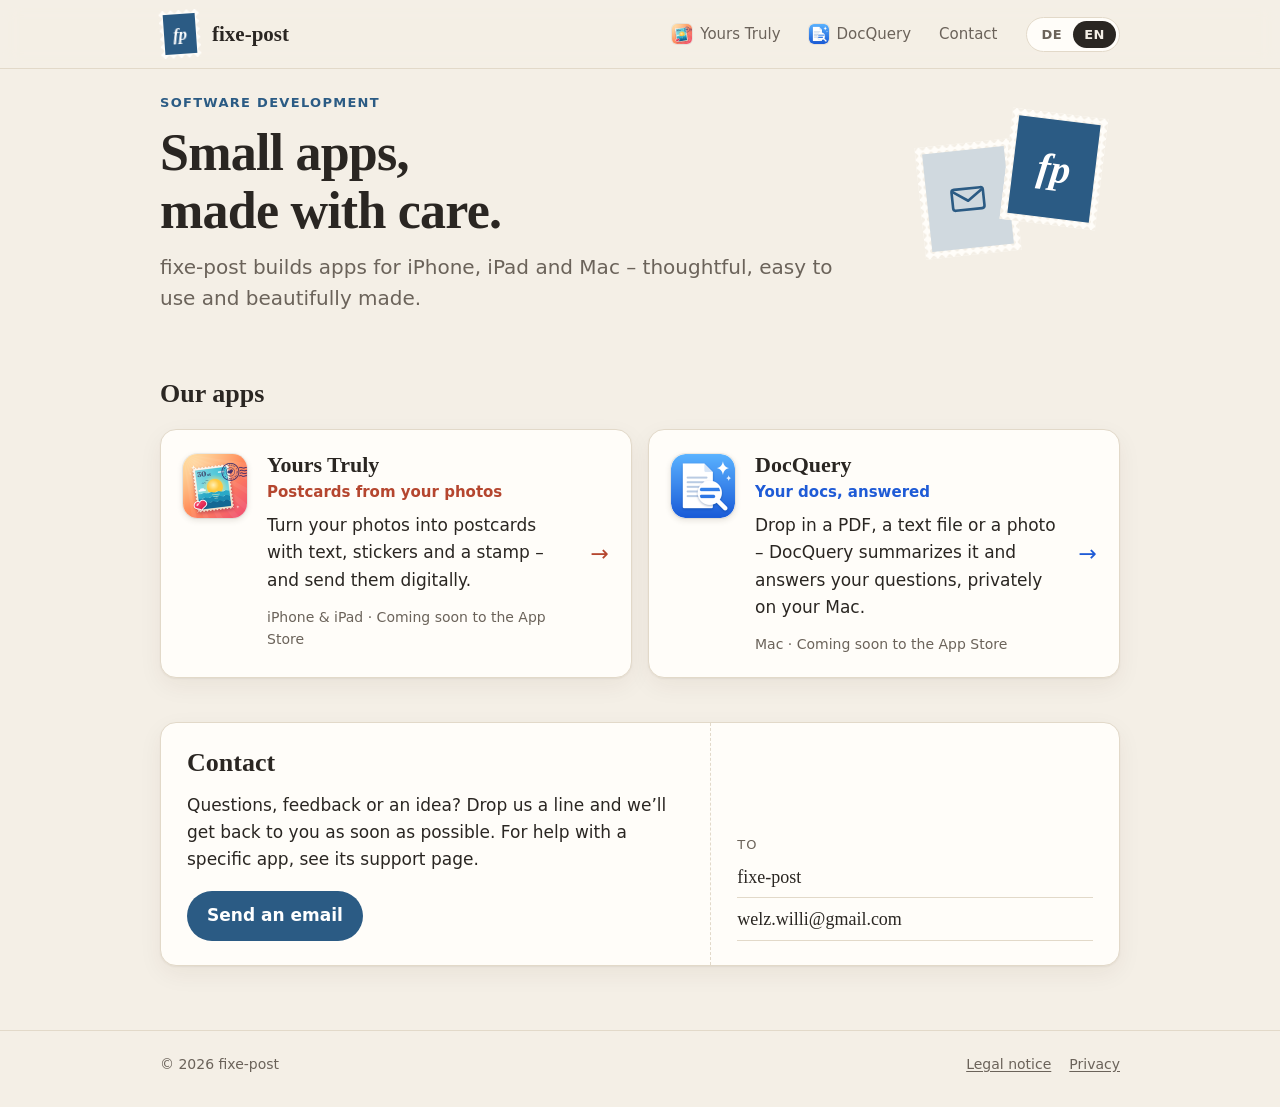
<file: index.html>
<!doctype html>
<html lang="de" data-lang="de" data-title-de="fixe-post – Apps für iPhone, iPad und Mac" data-title-en="fixe-post – Apps for iPhone, iPad and Mac">
<head>
<meta charset="utf-8">
<meta name="viewport" content="width=device-width, initial-scale=1">
<title>fixe-post – Apps für iPhone, iPad und Mac</title>
<meta name="description" content="fixe-post entwickelt Apps für iPhone, iPad und Mac.">
<link rel="icon" href="assets/favicon.svg" type="image/svg+xml">
<link rel="stylesheet" href="assets/site.css">
<script src="assets/site.js"></script>
</head>
<body data-root="." data-page="home">
<div id="fp-header"></div><script>FP.header();</script>

<main class="wrap">
  <section class="hero">
    <div>
      <div lang="de">
        <p class="eyebrow">Softwareentwicklung</p>
        <h1>Kleine Apps mit Liebe zum Detail.</h1>
        <p class="lead">fixe-post entwickelt Apps für iPhone, iPad und Mac – durchdacht, einfach zu bedienen und schön gemacht.</p>
      </div>
      <div lang="en">
        <p class="eyebrow">Software development</p>
        <h1>Small apps, made with care.</h1>
        <p class="lead">fixe-post builds apps for iPhone, iPad and Mac – thoughtful, easy to use and beautifully made.</p>
      </div>
    </div>
    <div class="hero-art" aria-hidden="true">
      <span class="stamp stamp--lg s1"><span class="stamp-inner"><svg viewBox="0 0 24 24" width="42" height="42" fill="none" stroke="currentColor" stroke-width="1.5" stroke-linejoin="round"><rect x="3" y="6" width="18" height="12" rx="1.5"/><path d="M3.6 7.2 12 13l8.4-5.8"/></svg></span></span>
      <span class="stamp stamp--lg s2"><span class="stamp-inner">fp</span></span>
    </div>
  </section>

  <section id="apps">
    <h2><span lang="de">Unsere Apps</span><span lang="en">Our apps</span></h2>
    <div id="fp-products" class="fp-products"></div>
  </section>

  <section id="kontakt" class="postcard" aria-label="Kontakt / Contact">
    <div class="pc-msg">
      <div lang="de">
        <h2>Kontakt</h2>
        <p>Fragen, Feedback oder eine Idee? Schreib uns – wir melden uns so schnell wie möglich. Hilfe zu einer bestimmten App findest du auf deren Support-Seite.</p>
        <a class="btn" href="mailto:welz.willi@gmail.com?subject=fixe-post">E-Mail schreiben</a>
      </div>
      <div lang="en">
        <h2>Contact</h2>
        <p>Questions, feedback or an idea? Drop us a line and we’ll get back to you as soon as possible. For help with a specific app, see its support page.</p>
        <a class="btn" href="mailto:welz.willi@gmail.com?subject=fixe-post">Send an email</a>
      </div>
    </div>
    <div class="pc-addr">
      <span class="pc-label"><span lang="de">An</span><span lang="en">To</span></span>
      <span class="pc-line">fixe-post</span>
      <a class="pc-line" href="mailto:welz.willi@gmail.com?subject=fixe-post">welz.willi@gmail.com</a>
    </div>
  </section>
</main>

<div id="fp-footer"></div>
<script>FP.render();</script>
</body>
</html>
</file>
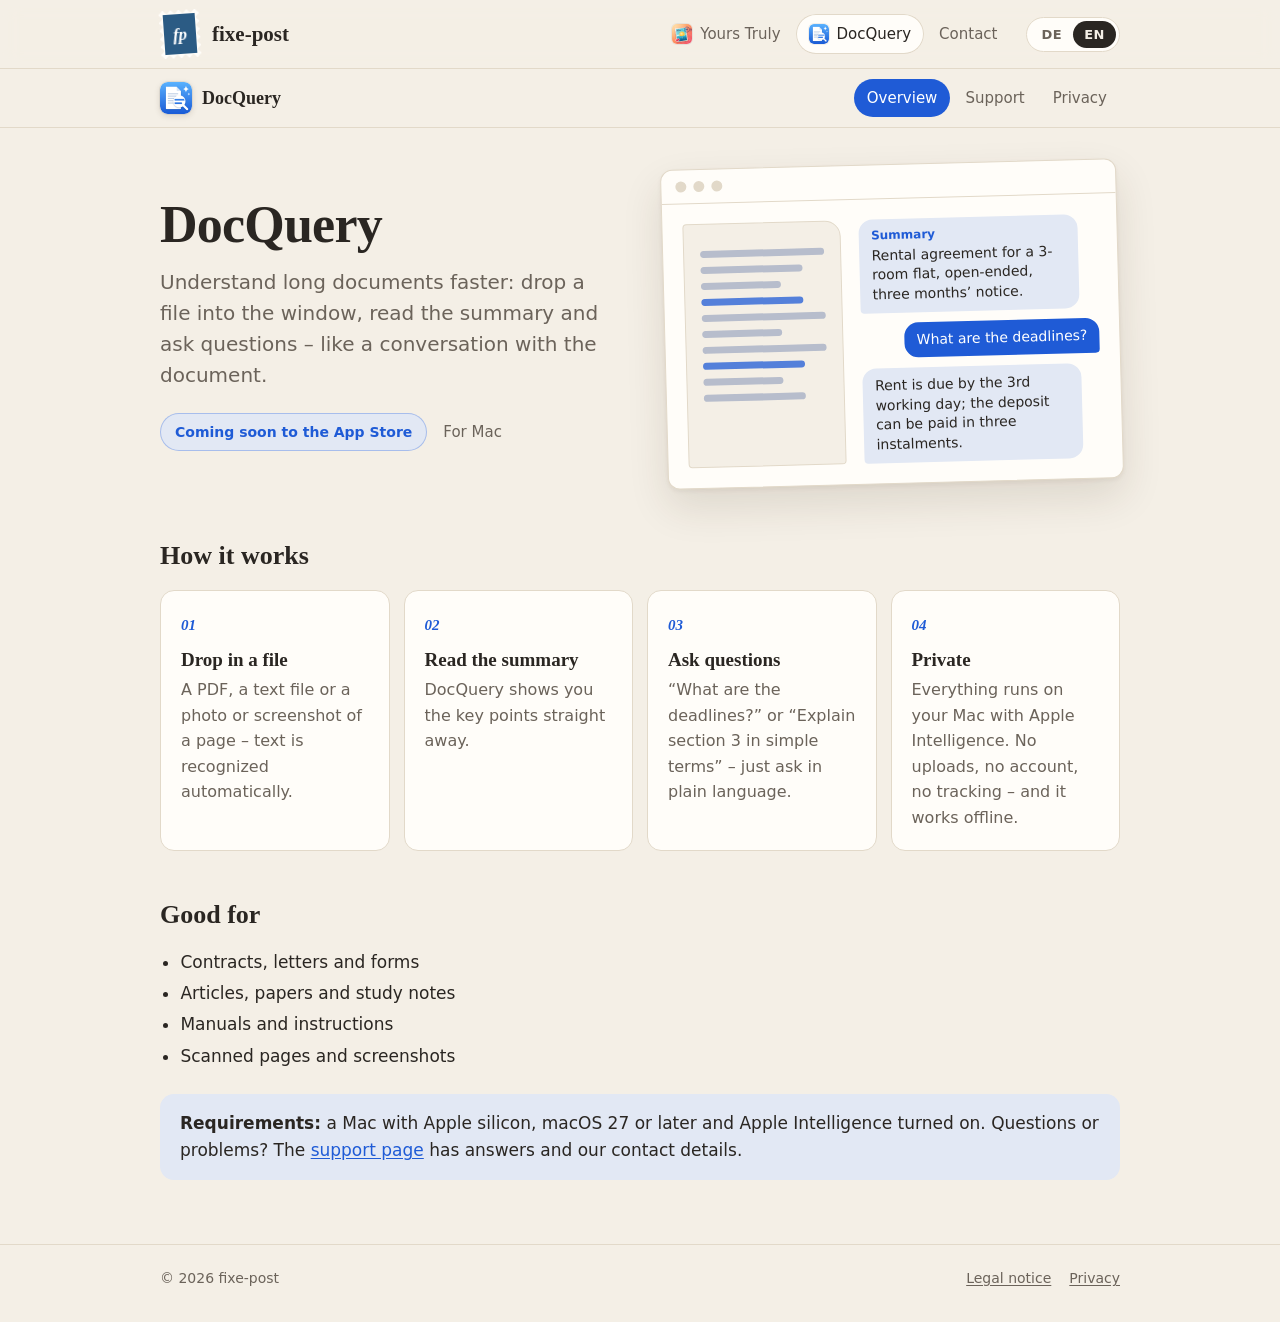
<file: docquery/index.html>
<!doctype html>
<html lang="de" data-lang="de" data-title-de="DocQuery: Frag deine Dokumente" data-title-en="DocQuery: Your Docs, Answered">
<head>
<meta charset="utf-8">
<meta name="viewport" content="width=device-width, initial-scale=1">
<title>DocQuery: Frag deine Dokumente</title>
<meta name="description" content="DocQuery für den Mac: Zieh ein PDF, eine Textdatei oder ein Foto hinein – die App fasst es zusammen und beantwortet deine Fragen, privat mit Apple Intelligence auf deinem Mac.">
<link rel="icon" href="icon-128.png" type="image/png">
<link rel="apple-touch-icon" href="icon-180.png">
<link rel="stylesheet" href="../assets/site.css">
<script src="../assets/site.js"></script>
</head>
<body data-root=".." data-product="docquery" data-page="overview">
<div id="fp-header"></div><script>FP.header();</script>

<main class="wrap">
  <section class="product-hero">
    <div>
      <div lang="de">
        <h1>DocQuery</h1>
        <p class="lead">Lange Dokumente schneller verstehen: Zieh eine Datei ins Fenster, lies die Zusammenfassung und stell Fragen – wie in einem Gespräch mit dem Dokument.</p>
      </div>
      <div lang="en">
        <h1>DocQuery</h1>
        <p class="lead">Understand long documents faster: drop a file into the window, read the summary and ask questions – like a conversation with the document.</p>
      </div>
      <div id="fp-store" class="store"></div>
    </div>

    <div class="dq-art" aria-hidden="true">
      <div class="dq-art-bar"><span></span><span></span><span></span></div>
      <div class="dq-art-body">
        <div class="dq-art-doc"><i></i><i></i><i></i><i class="hl"></i><i></i><i></i><i></i><i class="hl"></i><i></i><i></i></div>
        <div class="dq-art-chat">
          <span class="dq-bubble dq-bubble--ai">
            <strong lang="de">Zusammenfassung</strong><strong lang="en">Summary</strong>
            <span lang="de">Mietvertrag für eine 3-Zimmer-Wohnung, unbefristet, Kündigungsfrist drei Monate.</span>
            <span lang="en">Rental agreement for a 3-room flat, open-ended, three months’ notice.</span>
          </span>
          <span class="dq-bubble dq-bubble--me"><span lang="de">Welche Fristen gibt es?</span><span lang="en">What are the deadlines?</span></span>
          <span class="dq-bubble dq-bubble--ai"><span lang="de">Die Miete ist bis zum 3. Werktag fällig, die Kaution in drei Raten.</span><span lang="en">Rent is due by the 3rd working day; the deposit can be paid in three instalments.</span></span>
        </div>
      </div>
    </div>
  </section>

  <section>
    <h2><span lang="de">So einfach geht’s</span><span lang="en">How it works</span></h2>
    <div class="features">
      <div class="feature">
        <span class="feature-num">01</span>
        <div lang="de"><h3>Datei hineinziehen</h3><p>PDF, Textdatei oder ein Foto bzw. Screenshot einer Seite – der Text wird automatisch erkannt.</p></div>
        <div lang="en"><h3>Drop in a file</h3><p>A PDF, a text file or a photo or screenshot of a page – text is recognized automatically.</p></div>
      </div>
      <div class="feature">
        <span class="feature-num">02</span>
        <div lang="de"><h3>Zusammenfassung lesen</h3><p>DocQuery zeigt dir sofort das Wichtigste auf einen Blick.</p></div>
        <div lang="en"><h3>Read the summary</h3><p>DocQuery shows you the key points straight away.</p></div>
      </div>
      <div class="feature">
        <span class="feature-num">03</span>
        <div lang="de"><h3>Fragen stellen</h3><p>„Welche Fristen gibt es?“ oder „Erklär Abschnitt 3 in einfachen Worten“ – frag einfach in normaler Sprache.</p></div>
        <div lang="en"><h3>Ask questions</h3><p>“What are the deadlines?” or “Explain section 3 in simple terms” – just ask in plain language.</p></div>
      </div>
      <div class="feature">
        <span class="feature-num">04</span>
        <div lang="de"><h3>Privat</h3><p>Alles läuft mit Apple Intelligence auf deinem Mac. Kein Upload, kein Konto, kein Tracking – und es funktioniert offline.</p></div>
        <div lang="en"><h3>Private</h3><p>Everything runs on your Mac with Apple Intelligence. No uploads, no account, no tracking – and it works offline.</p></div>
      </div>
    </div>
  </section>

  <section>
    <h2><span lang="de">Ideal für</span><span lang="en">Good for</span></h2>
    <div lang="de">
      <ul>
        <li>Verträge, Briefe und Formulare</li>
        <li>Artikel, wissenschaftliche Arbeiten und Lernunterlagen</li>
        <li>Handbücher und Anleitungen</li>
        <li>Eingescannte Seiten und Screenshots</li>
      </ul>
    </div>
    <div lang="en">
      <ul>
        <li>Contracts, letters and forms</li>
        <li>Articles, papers and study notes</li>
        <li>Manuals and instructions</li>
        <li>Scanned pages and screenshots</li>
      </ul>
    </div>
  </section>

  <div class="note">
    <p lang="de"><strong>Voraussetzungen:</strong> ein Mac mit Apple Chip, macOS 27 oder neuer und aktivierte Apple Intelligence. Fragen oder Probleme? Auf der <a href="support.html" data-href="support.html">Support-Seite</a> findest du Antworten und unsere Kontaktdaten.</p>
    <p lang="en"><strong>Requirements:</strong> a Mac with Apple silicon, macOS 27 or later and Apple Intelligence turned on. Questions or problems? The <a href="support.html" data-href="support.html">support page</a> has answers and our contact details.</p>
  </div>
</main>

<div id="fp-footer"></div>
<script>FP.render();</script>
</body>
</html>
</file>
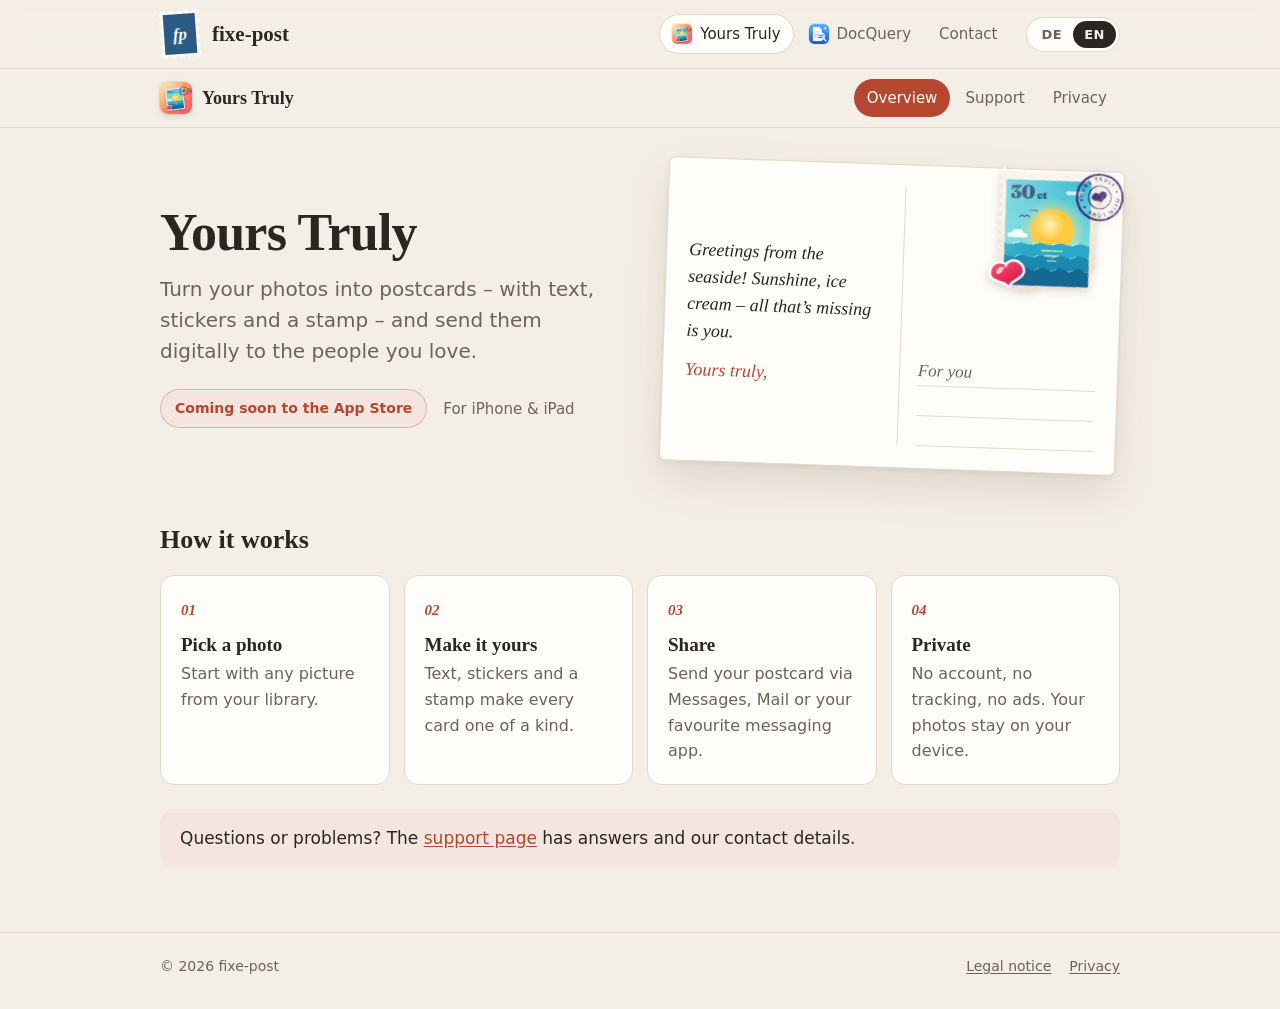
<file: yours-truly/index.html>
<!doctype html>
<html lang="de" data-lang="de" data-title-de="Yours Truly – Postkarten aus deinen Fotos" data-title-en="Yours Truly – Postcards from your photos">
<head>
<meta charset="utf-8">
<meta name="viewport" content="width=device-width, initial-scale=1">
<title>Yours Truly – Postkarten aus deinen Fotos</title>
<meta name="description" content="Yours Truly: Gestalte aus deinen Fotos Postkarten mit Text, Stickern und Briefmarke – und verschicke sie digital.">
<link rel="icon" href="icon-128.png" type="image/png">
<link rel="apple-touch-icon" href="icon-180.png">
<link rel="stylesheet" href="../assets/site.css">
<script src="../assets/site.js"></script>
</head>
<body data-root=".." data-product="yours-truly" data-page="overview">
<div id="fp-header"></div><script>FP.header();</script>

<main class="wrap">
  <section class="product-hero">
    <div>
      <div lang="de">
        <h1>Yours Truly</h1>
        <p class="lead">Gestalte aus deinen Fotos Postkarten – mit Text, Stickern und einer Briefmarke – und verschicke sie digital an deine Liebsten.</p>
      </div>
      <div lang="en">
        <h1>Yours Truly</h1>
        <p class="lead">Turn your photos into postcards – with text, stickers and a stamp – and send them digitally to the people you love.</p>
      </div>
      <div id="fp-store" class="store"></div>
    </div>

    <div class="pc-art" aria-hidden="true">
      <div class="pc-art-msg">
        <span lang="de">Liebe Grüße vom Meer! Die Sonne scheint, das Eis schmeckt – nur du fehlst.</span>
        <span lang="en">Greetings from the seaside! Sunshine, ice cream – all that’s missing is you.</span>
        <span class="pc-art-sign">Yours truly,</span>
      </div>
      <div class="pc-art-addr">
        <img class="pc-art-stamp" src="stamp.png" alt="" width="360" height="369">
        <span class="pc-art-line"><span lang="de">Für dich</span><span lang="en">For you</span></span>
        <span class="pc-art-line"></span>
        <span class="pc-art-line"></span>
      </div>
    </div>
  </section>

  <section>
    <h2><span lang="de">So einfach geht’s</span><span lang="en">How it works</span></h2>
    <div class="features">
      <div class="feature">
        <span class="feature-num">01</span>
        <div lang="de"><h3>Foto auswählen</h3><p>Starte mit einem Bild aus deiner Mediathek.</p></div>
        <div lang="en"><h3>Pick a photo</h3><p>Start with any picture from your library.</p></div>
      </div>
      <div class="feature">
        <span class="feature-num">02</span>
        <div lang="de"><h3>Gestalten</h3><p>Text, Sticker und eine Briefmarke machen jede Karte einzigartig.</p></div>
        <div lang="en"><h3>Make it yours</h3><p>Text, stickers and a stamp make every card one of a kind.</p></div>
      </div>
      <div class="feature">
        <span class="feature-num">03</span>
        <div lang="de"><h3>Teilen</h3><p>Verschicke deine Postkarte über Nachrichten, Mail oder deinen Lieblings-Messenger.</p></div>
        <div lang="en"><h3>Share</h3><p>Send your postcard via Messages, Mail or your favourite messaging app.</p></div>
      </div>
      <div class="feature">
        <span class="feature-num">04</span>
        <div lang="de"><h3>Privat</h3><p>Kein Konto, kein Tracking, keine Werbung. Deine Fotos bleiben auf deinem Gerät.</p></div>
        <div lang="en"><h3>Private</h3><p>No account, no tracking, no ads. Your photos stay on your device.</p></div>
      </div>
    </div>
  </section>

  <div class="note">
    <p lang="de">Fragen oder Probleme? Auf der <a href="support.html" data-href="support.html">Support-Seite</a> findest du Antworten und unsere Kontaktdaten.</p>
    <p lang="en">Questions or problems? The <a href="support.html" data-href="support.html">support page</a> has answers and our contact details.</p>
  </div>
</main>

<div id="fp-footer"></div>
<script>FP.render();</script>
</body>
</html>
</file>
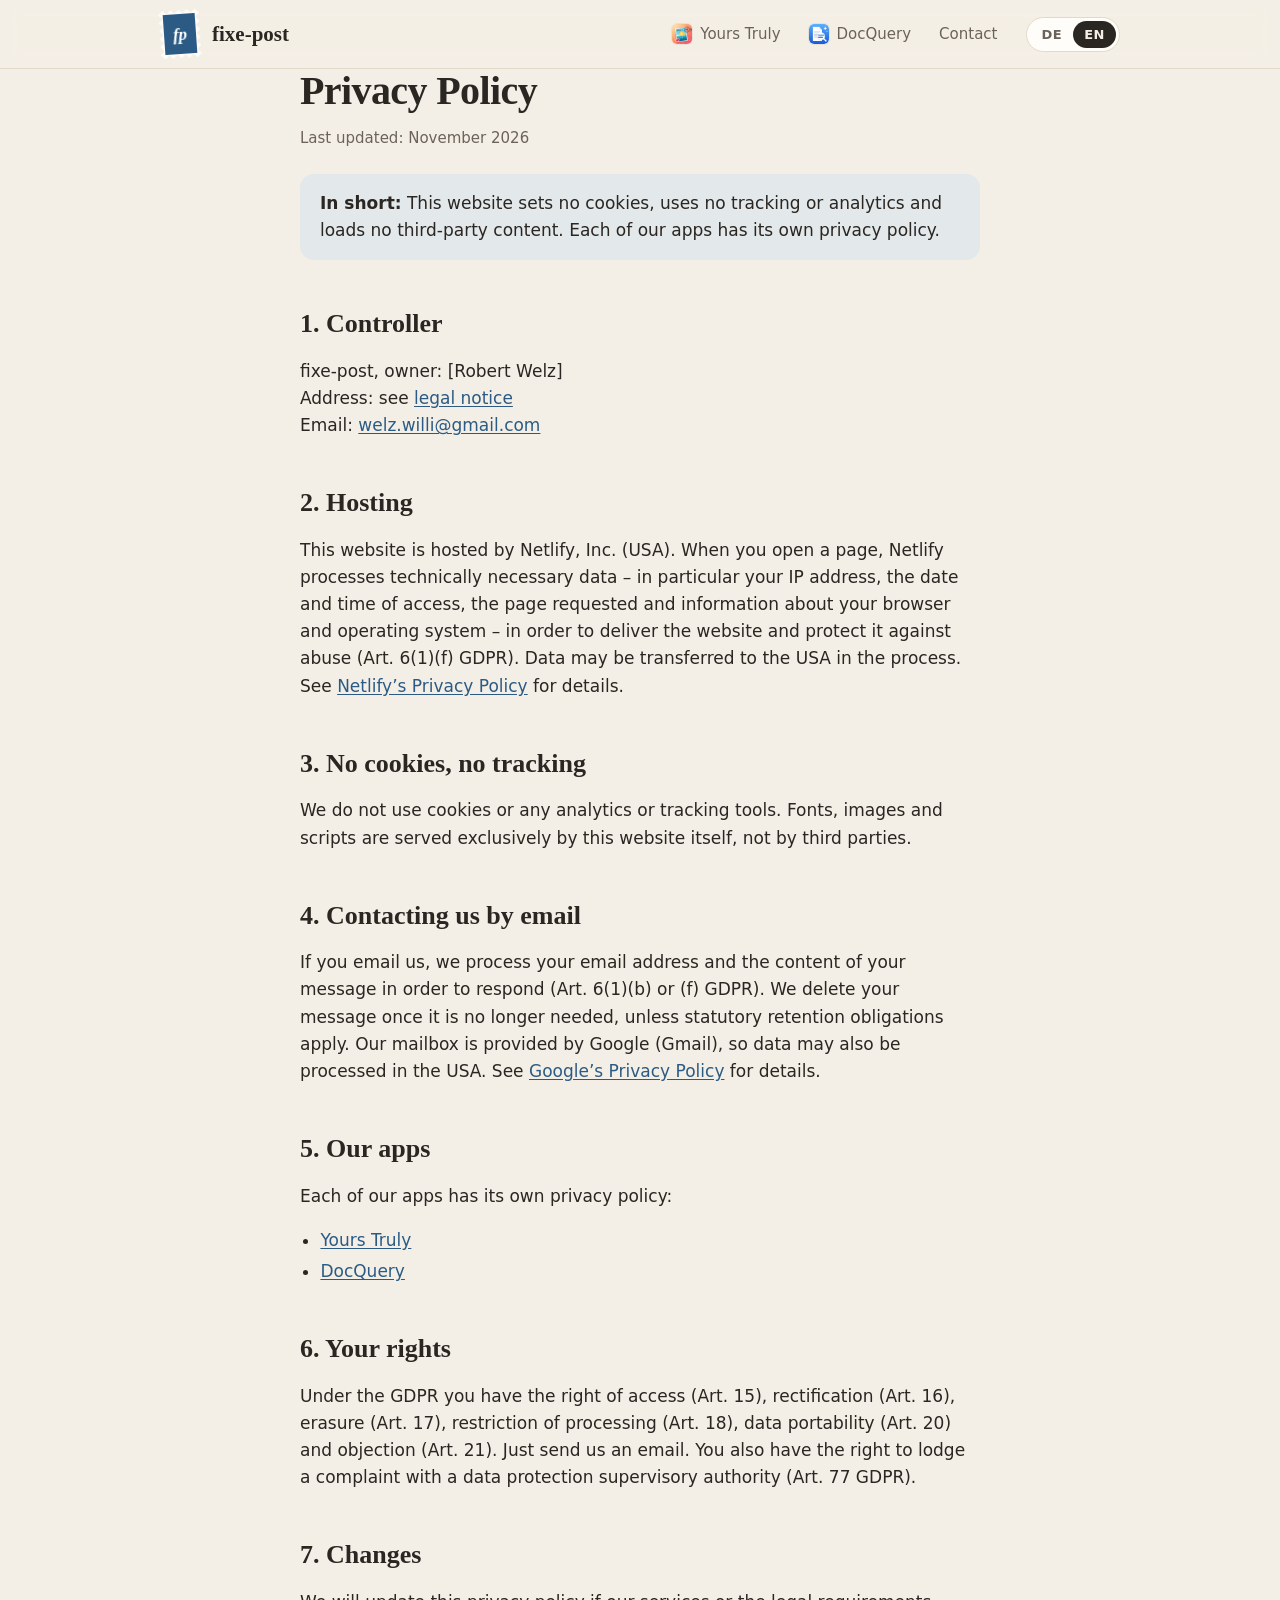
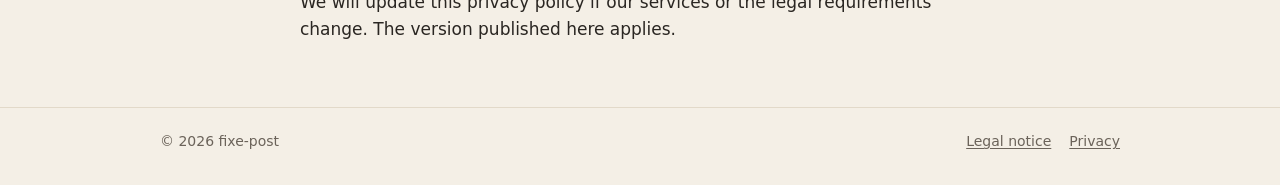
<file: datenschutz.html>
<!doctype html>
<!-- Platzhalter in eckigen Klammern (gelb markiert) vor dem Veröffentlichen ersetzen. -->
<html lang="de" data-lang="de" data-title-de="Datenschutz – fixe-post" data-title-en="Privacy Policy – fixe-post">
<head>
<meta charset="utf-8">
<meta name="viewport" content="width=device-width, initial-scale=1">
<title>Datenschutz – fixe-post</title>
<link rel="icon" href="assets/favicon.svg" type="image/svg+xml">
<link rel="stylesheet" href="assets/site.css">
<script src="assets/site.js"></script>
</head>
<body data-root="." data-page="datenschutz">
<div id="fp-header"></div><script>FP.header();</script>

<main class="wrap narrow">
  <div lang="de">
    <h1>Datenschutzerklärung</h1>
    <p class="updated">Stand: November 2026</p>
    <div class="note"><p><strong>Kurz gesagt:</strong> Diese Website setzt keine Cookies, verwendet kein Tracking und keine Analyse-Tools und lädt keine Inhalte von Drittanbietern. Für unsere Apps gibt es jeweils eine eigene Datenschutzerklärung.</p></div>

    <h2>1. Verantwortlicher</h2>
    <p>fixe-post, Inhaber: [Robert Welz]<br>
      Anschrift: siehe <a href="impressum.html" data-href="impressum.html">Impressum</a><br>
      E-Mail: <a href="mailto:welz.willi@gmail.com">welz.willi@gmail.com</a></p>

    <h2>2. Hosting</h2>
    <p>Diese Website wird von Netlify, Inc. (USA) gehostet. Beim Aufruf einer Seite verarbeitet Netlify technisch notwendige Daten – insbesondere deine IP-Adresse, Datum und Uhrzeit des Zugriffs, die aufgerufene Seite sowie Angaben zu Browser und Betriebssystem –, um die Website auszuliefern und vor Missbrauch zu schützen (Art.&nbsp;6 Abs.&nbsp;1 lit.&nbsp;f DSGVO). Dabei können Daten in die USA übermittelt werden. Mehr dazu in der <a href="https://www.netlify.com/privacy/" rel="noopener">Datenschutzerklärung von Netlify</a>.</p>

    <h2>3. Keine Cookies, kein Tracking</h2>
    <p>Wir setzen keine Cookies und keine Analyse- oder Tracking-Tools ein. Schriftarten, Bilder und Skripte werden ausschließlich über diese Website selbst ausgeliefert, nicht über Drittanbieter.</p>

    <h2>4. Kontakt per E-Mail</h2>
    <p>Wenn du uns eine E-Mail schreibst, verarbeiten wir deine E-Mail-Adresse und den Inhalt deiner Nachricht, um deine Anfrage zu beantworten (Art.&nbsp;6 Abs.&nbsp;1 lit.&nbsp;b bzw. f DSGVO). Wir löschen deine Nachricht, sobald sie nicht mehr benötigt wird, sofern keine gesetzlichen Aufbewahrungspflichten bestehen. Unser E-Mail-Postfach wird von Google (Gmail) bereitgestellt; dabei können Daten auch in den USA verarbeitet werden. Mehr dazu in der <a href="https://policies.google.com/privacy?hl=de" rel="noopener">Datenschutzerklärung von Google</a>.</p>

    <h2>5. Unsere Apps</h2>
    <p>Für unsere Apps gelten eigene Datenschutzerklärungen:</p>
  </div>

  <div lang="en">
    <h1>Privacy Policy</h1>
    <p class="updated">Last updated: November 2026</p>
    <div class="note"><p><strong>In short:</strong> This website sets no cookies, uses no tracking or analytics and loads no third-party content. Each of our apps has its own privacy policy.</p></div>

    <h2>1. Controller</h2>
    <p>fixe-post, owner: [Robert Welz]<br>
      Address: see <a href="impressum.html" data-href="impressum.html">legal notice</a><br>
      Email: <a href="mailto:welz.willi@gmail.com">welz.willi@gmail.com</a></p>

    <h2>2. Hosting</h2>
    <p>This website is hosted by Netlify, Inc. (USA). When you open a page, Netlify processes technically necessary data – in particular your IP address, the date and time of access, the page requested and information about your browser and operating system – in order to deliver the website and protect it against abuse (Art.&nbsp;6(1)(f) GDPR). Data may be transferred to the USA in the process. See <a href="https://www.netlify.com/privacy/" rel="noopener">Netlify’s Privacy Policy</a> for details.</p>

    <h2>3. No cookies, no tracking</h2>
    <p>We do not use cookies or any analytics or tracking tools. Fonts, images and scripts are served exclusively by this website itself, not by third parties.</p>

    <h2>4. Contacting us by email</h2>
    <p>If you email us, we process your email address and the content of your message in order to respond (Art.&nbsp;6(1)(b) or (f) GDPR). We delete your message once it is no longer needed, unless statutory retention obligations apply. Our mailbox is provided by Google (Gmail), so data may also be processed in the USA. See <a href="https://policies.google.com/privacy?hl=en" rel="noopener">Google’s Privacy Policy</a> for details.</p>

    <h2>5. Our apps</h2>
    <p>Each of our apps has its own privacy policy:</p>
  </div>

  <ul id="fp-privacy-list"></ul>

  <div lang="de">
    <h2>6. Deine Rechte</h2>
    <p>Du hast nach der DSGVO das Recht auf Auskunft (Art.&nbsp;15), Berichtigung (Art.&nbsp;16), Löschung (Art.&nbsp;17), Einschränkung der Verarbeitung (Art.&nbsp;18), Datenübertragbarkeit (Art.&nbsp;20) und Widerspruch (Art.&nbsp;21). Schreib uns dazu einfach eine E-Mail. Außerdem kannst du dich bei einer Datenschutz-Aufsichtsbehörde beschweren (Art.&nbsp;77 DSGVO).</p>

    <h2>7. Änderungen</h2>
    <p>Wir passen diese Datenschutzerklärung an, wenn sich unser Angebot oder die rechtlichen Anforderungen ändern. Es gilt die jeweils hier veröffentlichte Fassung.</p>
  </div>
  <div lang="en">
    <h2>6. Your rights</h2>
    <p>Under the GDPR you have the right of access (Art.&nbsp;15), rectification (Art.&nbsp;16), erasure (Art.&nbsp;17), restriction of processing (Art.&nbsp;18), data portability (Art.&nbsp;20) and objection (Art.&nbsp;21). Just send us an email. You also have the right to lodge a complaint with a data protection supervisory authority (Art.&nbsp;77 GDPR).</p>

    <h2>7. Changes</h2>
    <p>We will update this privacy policy if our services or the legal requirements change. The version published here applies.</p>
  </div>
</main>

<div id="fp-footer"></div>
<script>FP.render();</script>
</body>
</html>
</file>
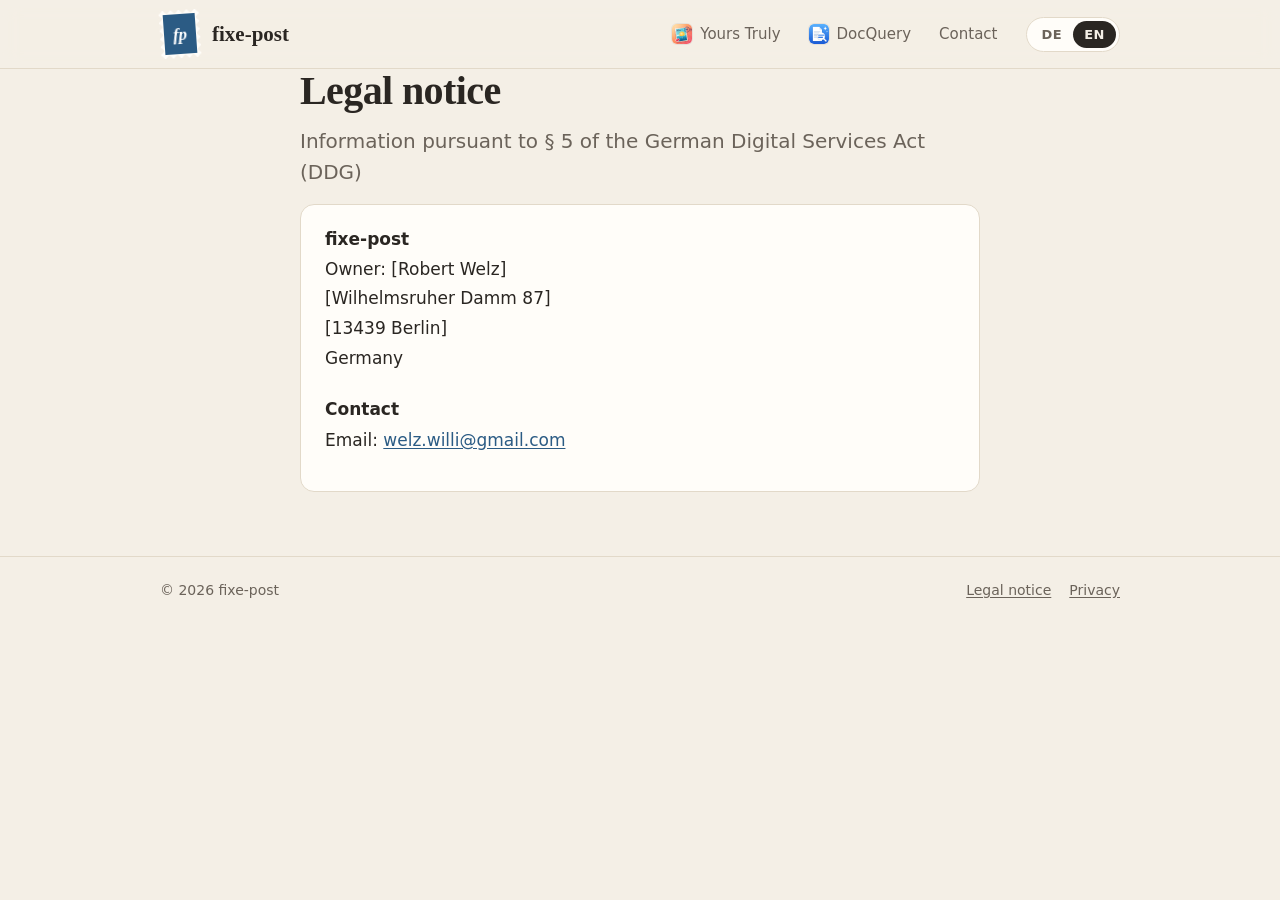
<file: impressum.html>
<!doctype html>
<!-- Platzhalter in eckigen Klammern (gelb markiert) vor dem Veröffentlichen ersetzen. -->
<html lang="de" data-lang="de" data-title-de="Impressum – fixe-post" data-title-en="Legal notice – fixe-post">
<head>
<meta charset="utf-8">
<meta name="viewport" content="width=device-width, initial-scale=1">
<title>Impressum – fixe-post</title>
<link rel="icon" href="assets/favicon.svg" type="image/svg+xml">
<link rel="stylesheet" href="assets/site.css">
<script src="assets/site.js"></script>
</head>
<body data-root="." data-page="impressum">
<div id="fp-header"></div><script>FP.header();</script>

<main class="wrap narrow">
  <div lang="de">
    <h1>Impressum</h1>
    <p class="lead">Angaben gemäß § 5 DDG</p>
  </div>
  <div lang="en">
    <h1>Legal notice</h1>
    <p class="lead">Information pursuant to § 5 of the German Digital Services Act (DDG)</p>
  </div>

  <div class="card" style="padding:20px 24px">
    <address class="address">
      <strong>fixe-post</strong><br>
      <span lang="de">Inhaber</span><span lang="en">Owner</span>: [Robert Welz]<br>
      [Wilhelmsruher Damm 87]<br>
      [13439 Berlin]<br>
      <span lang="de">Deutschland</span><span lang="en">Germany</span>
    </address>

    <h3><span lang="de">Kontakt</span><span lang="en">Contact</span></h3>
    <p style="margin-top:0"><span lang="de">E-Mail</span><span lang="en">Email</span>: <a href="mailto:welz.willi@gmail.com">welz.willi@gmail.com</a></p>

    <!-- Falls du keine USt-IdNr. hast (z. B. als Kleinunternehmer), diesen Abschnitt löschen. -->
    <!-- USt-IdNr. ist beantragt – diesen Abschnitt wieder aktivieren und die Nummer eintragen, sobald sie da ist:
    <h3><span lang="de">Umsatzsteuer-ID</span><span lang="en">VAT ID</span></h3>
    <p style="margin-top:0">
      <span lang="de">Umsatzsteuer-Identifikationsnummer gemäß § 27a UStG:</span>
      <span lang="en">VAT identification number pursuant to § 27a UStG:</span>
      [USt-IdNr.]
    </p>
    -->
  </div>
</main>

<div id="fp-footer"></div>
<script>FP.render();</script>
</body>
</html>
</file>
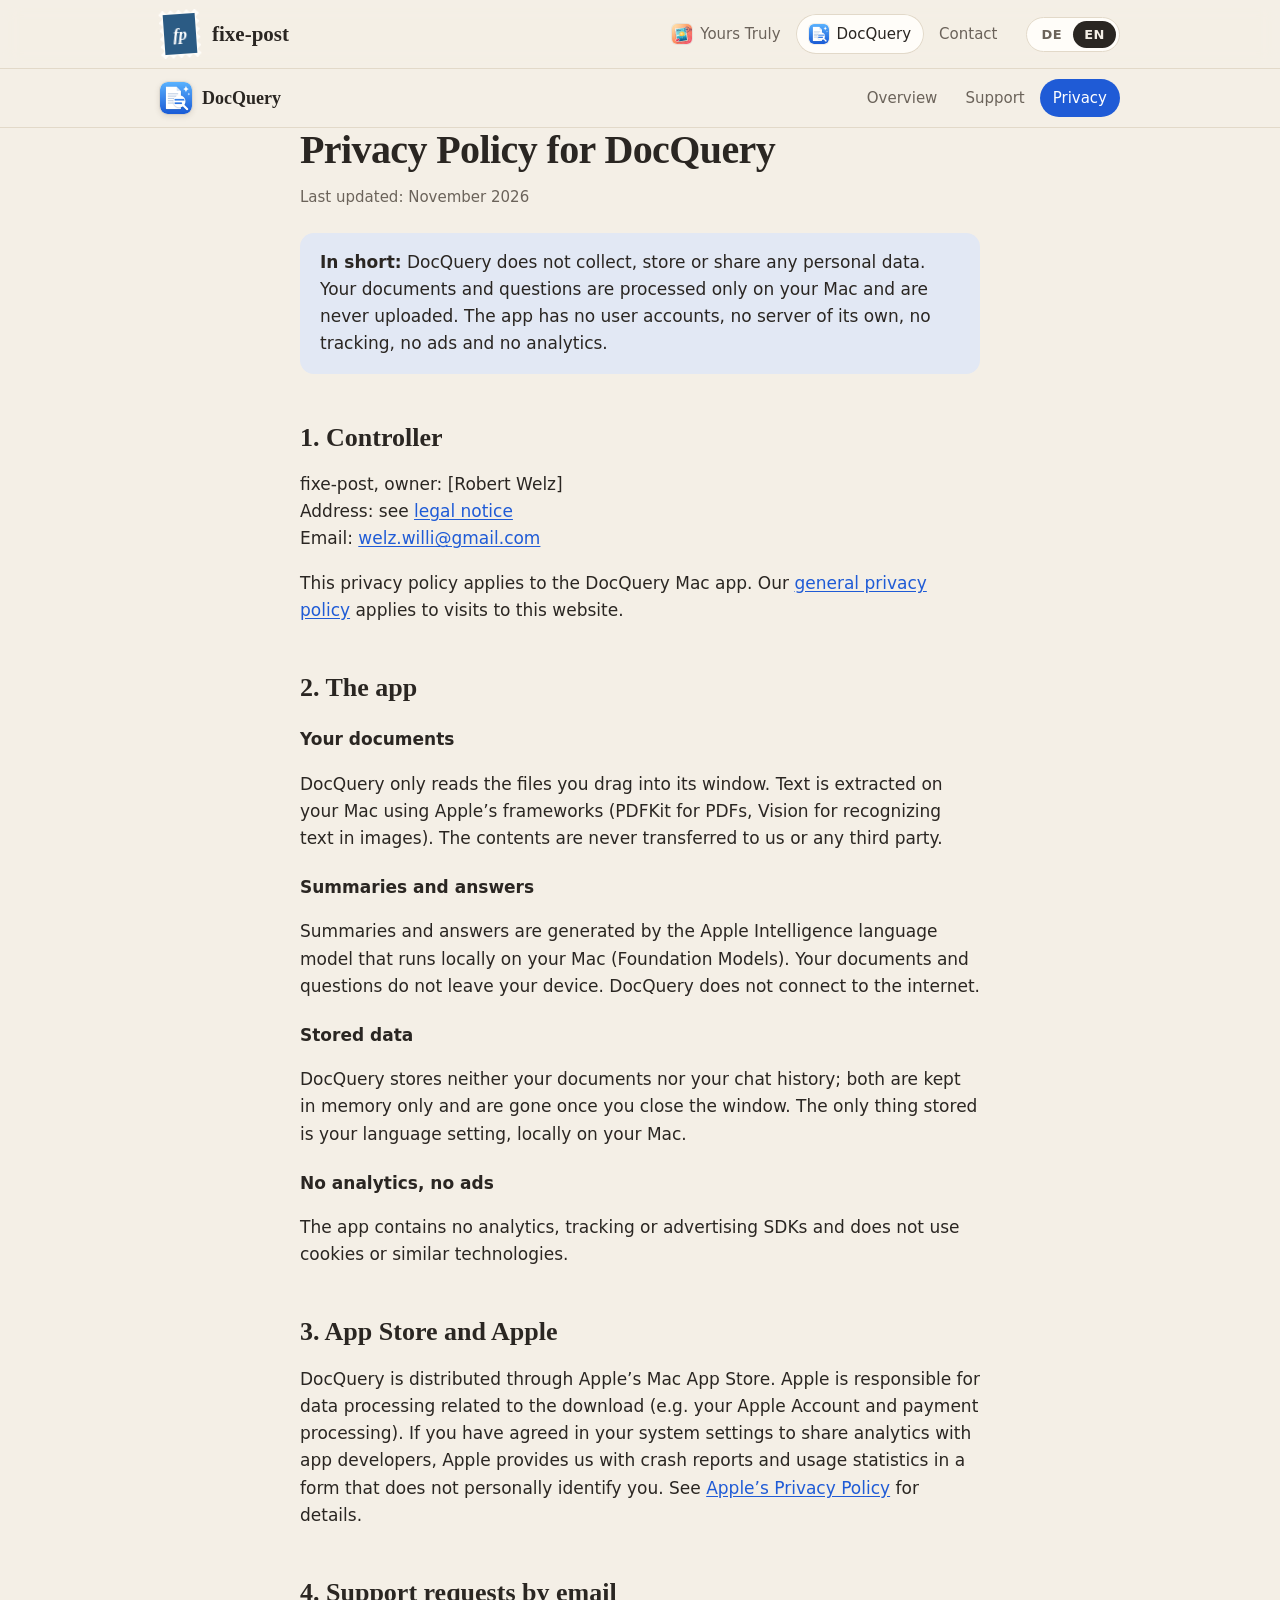
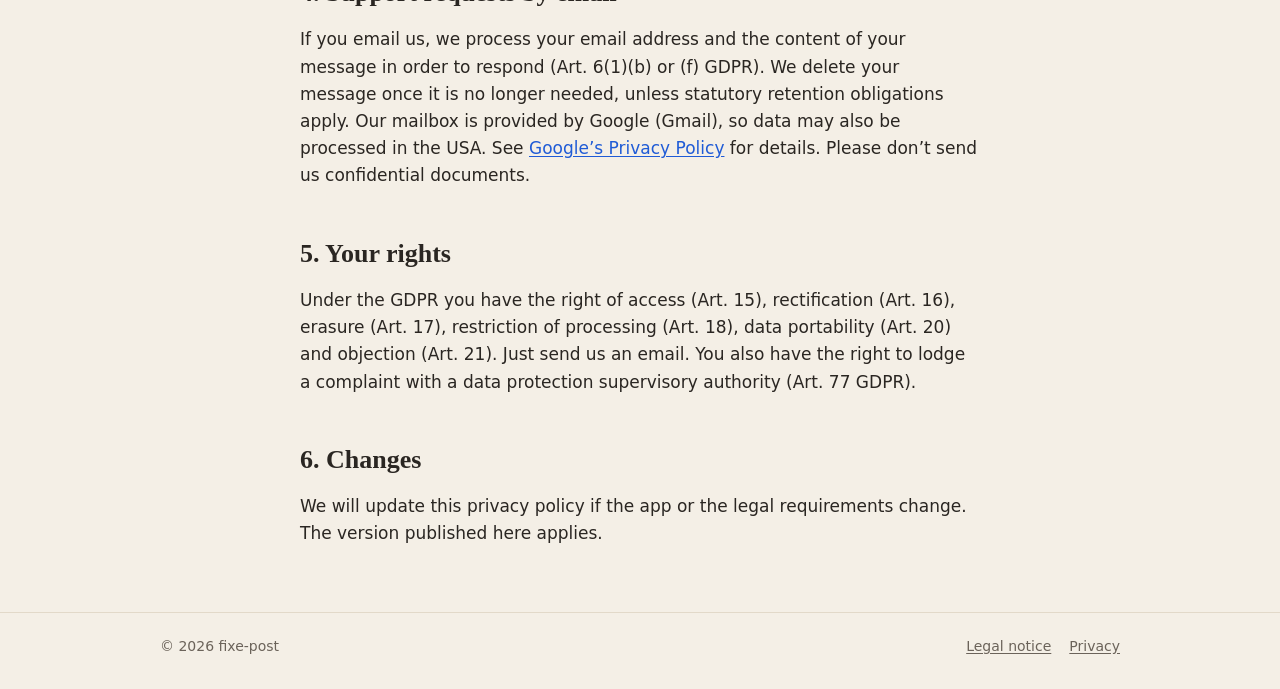
<file: docquery/datenschutz.html>
<!doctype html>
<!-- Platzhalter in eckigen Klammern (gelb markiert) vor dem Veröffentlichen ersetzen. -->
<html lang="de" data-lang="de" data-title-de="Datenschutz – DocQuery" data-title-en="Privacy Policy – DocQuery">
<head>
<meta charset="utf-8">
<meta name="viewport" content="width=device-width, initial-scale=1">
<title>Datenschutz – DocQuery</title>
<meta name="description" content="Datenschutzerklärung der Mac-App DocQuery.">
<link rel="icon" href="icon-128.png" type="image/png">
<link rel="apple-touch-icon" href="icon-180.png">
<link rel="stylesheet" href="../assets/site.css">
<script src="../assets/site.js"></script>
</head>
<body data-root=".." data-product="docquery" data-page="privacy">
<div id="fp-header"></div><script>FP.header();</script>

<main class="wrap narrow">
  <div lang="de">
    <h1>Datenschutzerklärung für DocQuery</h1>
    <p class="updated">Stand: November 2026</p>
    <div class="note"><p><strong>Kurz gesagt:</strong> DocQuery erhebt, speichert und teilt keine personenbezogenen Daten. Deine Dokumente und Fragen werden ausschließlich auf deinem Mac verarbeitet und nie hochgeladen. Die App hat keine Benutzerkonten, keinen eigenen Server, kein Tracking, keine Werbung und keine Analyse-Tools.</p></div>

    <h2>1. Verantwortlicher</h2>
    <p>fixe-post, Inhaber: [Robert Welz]<br>
      Anschrift: siehe <a href="../impressum.html" data-href="../impressum.html">Impressum</a><br>
      E-Mail: <a href="mailto:welz.willi@gmail.com">welz.willi@gmail.com</a></p>
    <p>Diese Datenschutzerklärung gilt für die Mac-App DocQuery. Für den Besuch dieser Website gilt unsere <a href="../datenschutz.html" data-href="../datenschutz.html">allgemeine Datenschutzerklärung</a>.</p>

    <h2>2. Die App</h2>
    <h3>Deine Dokumente</h3>
    <p>DocQuery liest nur die Dateien, die du selbst ins Fenster ziehst. Text wird mit Apples Frameworks direkt auf deinem Mac ausgelesen (PDFKit für PDFs, Vision für die Texterkennung in Bildern). Die Inhalte werden weder an uns noch an Dritte übertragen.</p>
    <h3>Zusammenfassungen und Antworten</h3>
    <p>Zusammenfassungen und Antworten erzeugt das Sprachmodell von Apple Intelligence, das lokal auf deinem Mac läuft (Foundation Models). Deine Dokumente und Fragen verlassen dabei dein Gerät nicht. DocQuery stellt keine Verbindung ins Internet her.</p>
    <h3>Gespeicherte Daten</h3>
    <p>DocQuery speichert weder deine Dokumente noch den Chatverlauf; beides wird nur im Arbeitsspeicher gehalten und ist nach dem Schließen des Fensters weg. Gespeichert wird lediglich deine Spracheinstellung, und zwar lokal auf deinem Mac.</p>
    <h3>Keine Analyse, keine Werbung</h3>
    <p>Die App enthält keine Analyse-, Tracking- oder Werbe-SDKs und verwendet keine Cookies oder vergleichbaren Technologien.</p>

    <h2>3. App Store und Apple</h2>
    <p>DocQuery wird über den Mac App Store von Apple vertrieben. Für die Datenverarbeitung im Zusammenhang mit dem Download (z.&nbsp;B. deinen Apple Account und die Zahlungsabwicklung) ist Apple verantwortlich. Wenn du in deinen Systemeinstellungen zugestimmt hast, Analysedaten mit App-Entwicklern zu teilen, stellt Apple uns Absturzberichte und Nutzungsstatistiken in einer Form bereit, die dich nicht persönlich identifiziert. Mehr dazu in der <a href="https://www.apple.com/de/legal/privacy/" rel="noopener">Datenschutzrichtlinie von Apple</a>.</p>

    <h2>4. Support-Anfragen per E-Mail</h2>
    <p>Wenn du uns eine E-Mail schreibst, verarbeiten wir deine E-Mail-Adresse und den Inhalt deiner Nachricht, um deine Anfrage zu beantworten (Art.&nbsp;6 Abs.&nbsp;1 lit.&nbsp;b bzw. f DSGVO). Wir löschen deine Nachricht, sobald sie nicht mehr benötigt wird, sofern keine gesetzlichen Aufbewahrungspflichten bestehen. Unser E-Mail-Postfach wird von Google (Gmail) bereitgestellt; dabei können Daten auch in den USA verarbeitet werden. Mehr dazu in der <a href="https://policies.google.com/privacy?hl=de" rel="noopener">Datenschutzerklärung von Google</a>. Bitte schick uns keine vertraulichen Dokumente mit.</p>

    <h2>5. Deine Rechte</h2>
    <p>Du hast nach der DSGVO das Recht auf Auskunft (Art.&nbsp;15), Berichtigung (Art.&nbsp;16), Löschung (Art.&nbsp;17), Einschränkung der Verarbeitung (Art.&nbsp;18), Datenübertragbarkeit (Art.&nbsp;20) und Widerspruch (Art.&nbsp;21). Schreib uns dazu einfach eine E-Mail. Außerdem kannst du dich bei einer Datenschutz-Aufsichtsbehörde beschweren (Art.&nbsp;77 DSGVO).</p>

    <h2>6. Änderungen</h2>
    <p>Wir passen diese Datenschutzerklärung an, wenn sich die App oder die rechtlichen Anforderungen ändern. Es gilt die jeweils hier veröffentlichte Fassung.</p>
  </div>

  <div lang="en">
    <h1>Privacy Policy for DocQuery</h1>
    <p class="updated">Last updated: November 2026</p>
    <div class="note"><p><strong>In short:</strong> DocQuery does not collect, store or share any personal data. Your documents and questions are processed only on your Mac and are never uploaded. The app has no user accounts, no server of its own, no tracking, no ads and no analytics.</p></div>

    <h2>1. Controller</h2>
    <p>fixe-post, owner: [Robert Welz]<br>
      Address: see <a href="../impressum.html" data-href="../impressum.html">legal notice</a><br>
      Email: <a href="mailto:welz.willi@gmail.com">welz.willi@gmail.com</a></p>
    <p>This privacy policy applies to the DocQuery Mac app. Our <a href="../datenschutz.html" data-href="../datenschutz.html">general privacy policy</a> applies to visits to this website.</p>

    <h2>2. The app</h2>
    <h3>Your documents</h3>
    <p>DocQuery only reads the files you drag into its window. Text is extracted on your Mac using Apple’s frameworks (PDFKit for PDFs, Vision for recognizing text in images). The contents are never transferred to us or any third party.</p>
    <h3>Summaries and answers</h3>
    <p>Summaries and answers are generated by the Apple Intelligence language model that runs locally on your Mac (Foundation Models). Your documents and questions do not leave your device. DocQuery does not connect to the internet.</p>
    <h3>Stored data</h3>
    <p>DocQuery stores neither your documents nor your chat history; both are kept in memory only and are gone once you close the window. The only thing stored is your language setting, locally on your Mac.</p>
    <h3>No analytics, no ads</h3>
    <p>The app contains no analytics, tracking or advertising SDKs and does not use cookies or similar technologies.</p>

    <h2>3. App Store and Apple</h2>
    <p>DocQuery is distributed through Apple’s Mac App Store. Apple is responsible for data processing related to the download (e.g. your Apple Account and payment processing). If you have agreed in your system settings to share analytics with app developers, Apple provides us with crash reports and usage statistics in a form that does not personally identify you. See <a href="https://www.apple.com/legal/privacy/" rel="noopener">Apple’s Privacy Policy</a> for details.</p>

    <h2>4. Support requests by email</h2>
    <p>If you email us, we process your email address and the content of your message in order to respond (Art.&nbsp;6(1)(b) or (f) GDPR). We delete your message once it is no longer needed, unless statutory retention obligations apply. Our mailbox is provided by Google (Gmail), so data may also be processed in the USA. See <a href="https://policies.google.com/privacy?hl=en" rel="noopener">Google’s Privacy Policy</a> for details. Please don’t send us confidential documents.</p>

    <h2>5. Your rights</h2>
    <p>Under the GDPR you have the right of access (Art.&nbsp;15), rectification (Art.&nbsp;16), erasure (Art.&nbsp;17), restriction of processing (Art.&nbsp;18), data portability (Art.&nbsp;20) and objection (Art.&nbsp;21). Just send us an email. You also have the right to lodge a complaint with a data protection supervisory authority (Art.&nbsp;77 GDPR).</p>

    <h2>6. Changes</h2>
    <p>We will update this privacy policy if the app or the legal requirements change. The version published here applies.</p>
  </div>
</main>

<div id="fp-footer"></div>
<script>FP.render();</script>
</body>
</html>
</file>
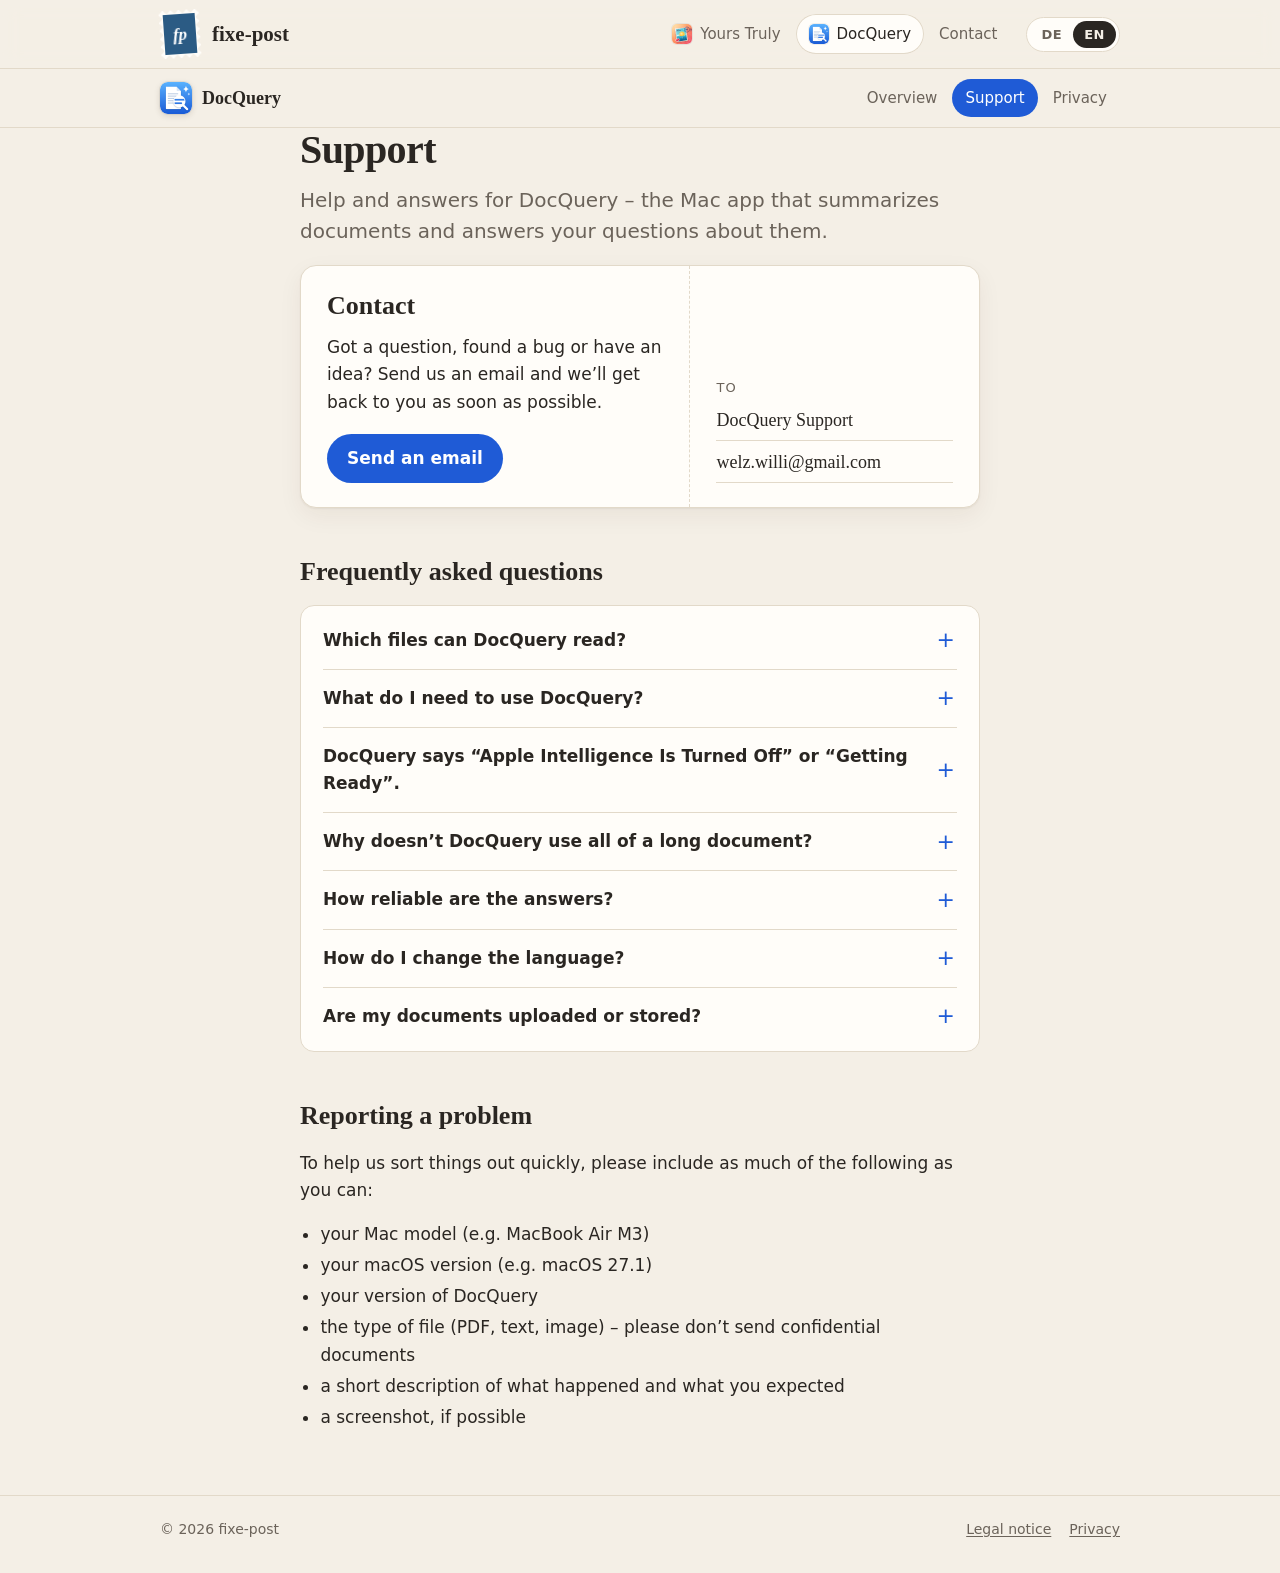
<file: docquery/support.html>
<!doctype html>
<html lang="de" data-lang="de" data-title-de="Support – DocQuery" data-title-en="Support – DocQuery">
<head>
<meta charset="utf-8">
<meta name="viewport" content="width=device-width, initial-scale=1">
<title>Support – DocQuery</title>
<meta name="description" content="Support, FAQ und Kontakt für die Mac-App DocQuery.">
<link rel="icon" href="icon-128.png" type="image/png">
<link rel="apple-touch-icon" href="icon-180.png">
<link rel="stylesheet" href="../assets/site.css">
<script src="../assets/site.js"></script>
</head>
<body data-root=".." data-product="docquery" data-page="support">
<div id="fp-header"></div><script>FP.header();</script>

<main class="wrap narrow">
  <div lang="de">
    <h1>Support</h1>
    <p class="lead">Hilfe und Antworten rund um DocQuery – die Mac-App, die Dokumente zusammenfasst und deine Fragen dazu beantwortet.</p>
  </div>
  <div lang="en">
    <h1>Support</h1>
    <p class="lead">Help and answers for DocQuery – the Mac app that summarizes documents and answers your questions about them.</p>
  </div>

  <section class="postcard" aria-label="Kontakt / Contact">
    <div class="pc-msg">
      <div lang="de">
        <h2>Kontakt</h2>
        <p>Du hast eine Frage, ein Problem oder eine Idee? Schreib uns eine E-Mail – wir melden uns so schnell wie möglich.</p>
        <a class="btn" href="mailto:welz.willi@gmail.com?subject=DocQuery%20Support">E-Mail schreiben</a>
      </div>
      <div lang="en">
        <h2>Contact</h2>
        <p>Got a question, found a bug or have an idea? Send us an email and we’ll get back to you as soon as possible.</p>
        <a class="btn" href="mailto:welz.willi@gmail.com?subject=DocQuery%20Support">Send an email</a>
      </div>
    </div>
    <div class="pc-addr">
      <span class="pc-label"><span lang="de">An</span><span lang="en">To</span></span>
      <span class="pc-line">DocQuery Support</span>
      <a class="pc-line" href="mailto:welz.willi@gmail.com?subject=DocQuery%20Support">welz.willi@gmail.com</a>
    </div>
  </section>

  <div lang="de">
    <h2>Häufige Fragen</h2>
    <div class="card">
      <details class="faq">
        <summary>Welche Dateien kann DocQuery lesen?</summary>
        <p>PDF-Dokumente, reine Textdateien sowie PNG- und JPEG-Bilder. Bei Bildern – etwa Fotos von Briefen oder Screenshots – erkennt DocQuery den Text automatisch.</p>
      </details>
      <details class="faq">
        <summary>Was brauche ich, um DocQuery zu nutzen?</summary>
        <p>Einen Mac mit Apple Chip, macOS 27 oder neuer und aktivierte Apple Intelligence. DocQuery nutzt das Sprachmodell, das direkt auf deinem Mac läuft.</p>
      </details>
      <details class="faq">
        <summary>DocQuery meldet „Apple Intelligence ist ausgeschaltet“ oder „wird vorbereitet“.</summary>
        <p>Öffne <strong>Systemeinstellungen › Apple Intelligence &amp; Siri</strong> und schalte Apple Intelligence ein. Direkt danach lädt macOS das Modell herunter; das kann einige Minuten dauern. Klicke anschließend in DocQuery auf <strong>Erneut prüfen</strong>.</p>
      </details>
      <details class="faq">
        <summary>Warum berücksichtigt DocQuery bei langen Dokumenten nicht alles?</summary>
        <p>Das Modell auf dem Mac kann nur eine begrenzte Menge Text auf einmal verarbeiten. Bei sehr langen Dateien verwendet DocQuery deshalb den ersten Teil – etwa 7 bis 10 Seiten Fließtext, bei Tabellen und Zahlen weniger.</p>
      </details>
      <details class="faq">
        <summary>Wie zuverlässig sind die Antworten?</summary>
        <p>Meist sehr hilfreich, aber KI-Antworten können Fehler enthalten. Prüfe wichtige Details – etwa Beträge, Fristen oder rechtliche Aussagen – bitte im Originaldokument.</p>
      </details>
      <details class="faq">
        <summary>Wie stelle ich die Sprache um?</summary>
        <p>Wähle <strong>DocQuery › Einstellungen … › Sprache</strong> und klicke auf <strong>Jetzt neu starten</strong>. Mit „Systemsprache“ folgt DocQuery der Sprache deines Macs.</p>
      </details>
      <details class="faq">
        <summary>Werden meine Dokumente hochgeladen oder gespeichert?</summary>
        <p>Nein. Alles wird auf deinem Mac verarbeitet, die App stellt keine Verbindung ins Internet her. Dokumente und Chatverlauf werden nicht gespeichert, nachdem du das Fenster geschlossen hast. Details findest du in der <a href="datenschutz.html" data-href="datenschutz.html">Datenschutzerklärung</a>.</p>
      </details>
    </div>

    <h2>Fehler melden</h2>
    <p>Damit wir dir schnell helfen können, schick uns bitte möglichst diese Angaben mit:</p>
    <ul>
      <li>dein Mac-Modell (z.&nbsp;B. MacBook Air M3)</li>
      <li>die macOS-Version (z.&nbsp;B. macOS 27.1)</li>
      <li>die Version von DocQuery</li>
      <li>die Art der Datei (PDF, Text, Bild) – bitte keine vertraulichen Dokumente mitschicken</li>
      <li>eine kurze Beschreibung, was passiert ist und was du erwartet hast</li>
      <li>wenn möglich einen Screenshot</li>
    </ul>
  </div>

  <div lang="en">
    <h2>Frequently asked questions</h2>
    <div class="card">
      <details class="faq">
        <summary>Which files can DocQuery read?</summary>
        <p>PDF documents, plain text files, and PNG and JPEG images. For images – such as photos of letters or screenshots – DocQuery recognizes the text automatically.</p>
      </details>
      <details class="faq">
        <summary>What do I need to use DocQuery?</summary>
        <p>A Mac with Apple silicon, macOS 27 or later, and Apple Intelligence turned on. DocQuery uses the language model that runs directly on your Mac.</p>
      </details>
      <details class="faq">
        <summary>DocQuery says “Apple Intelligence Is Turned Off” or “Getting Ready”.</summary>
        <p>Open <strong>System Settings › Apple Intelligence &amp; Siri</strong> and turn Apple Intelligence on. macOS then downloads the model, which can take a few minutes. Afterwards, click <strong>Check Again</strong> in DocQuery.</p>
      </details>
      <details class="faq">
        <summary>Why doesn’t DocQuery use all of a long document?</summary>
        <p>The on-device model can only read a limited amount of text at once. With very long files, DocQuery uses the first part – roughly 7 to 10 pages of prose, less for tables and numbers.</p>
      </details>
      <details class="faq">
        <summary>How reliable are the answers?</summary>
        <p>Usually very helpful, but AI answers can contain mistakes. Please check important details – such as amounts, deadlines or legal statements – against the original document.</p>
      </details>
      <details class="faq">
        <summary>How do I change the language?</summary>
        <p>Choose <strong>DocQuery › Settings… › Language</strong> and click <strong>Restart Now</strong>. With “System Language”, DocQuery follows your Mac’s language.</p>
      </details>
      <details class="faq">
        <summary>Are my documents uploaded or stored?</summary>
        <p>No. Everything is processed on your Mac and the app doesn’t connect to the internet. Documents and chat history are not kept after you close the window. See the <a href="datenschutz.html" data-href="datenschutz.html">privacy policy</a> for details.</p>
      </details>
    </div>

    <h2>Reporting a problem</h2>
    <p>To help us sort things out quickly, please include as much of the following as you can:</p>
    <ul>
      <li>your Mac model (e.g. MacBook Air M3)</li>
      <li>your macOS version (e.g. macOS 27.1)</li>
      <li>your version of DocQuery</li>
      <li>the type of file (PDF, text, image) – please don’t send confidential documents</li>
      <li>a short description of what happened and what you expected</li>
      <li>a screenshot, if possible</li>
    </ul>
  </div>
</main>

<div id="fp-footer"></div>
<script>FP.render();</script>
</body>
</html>
</file>
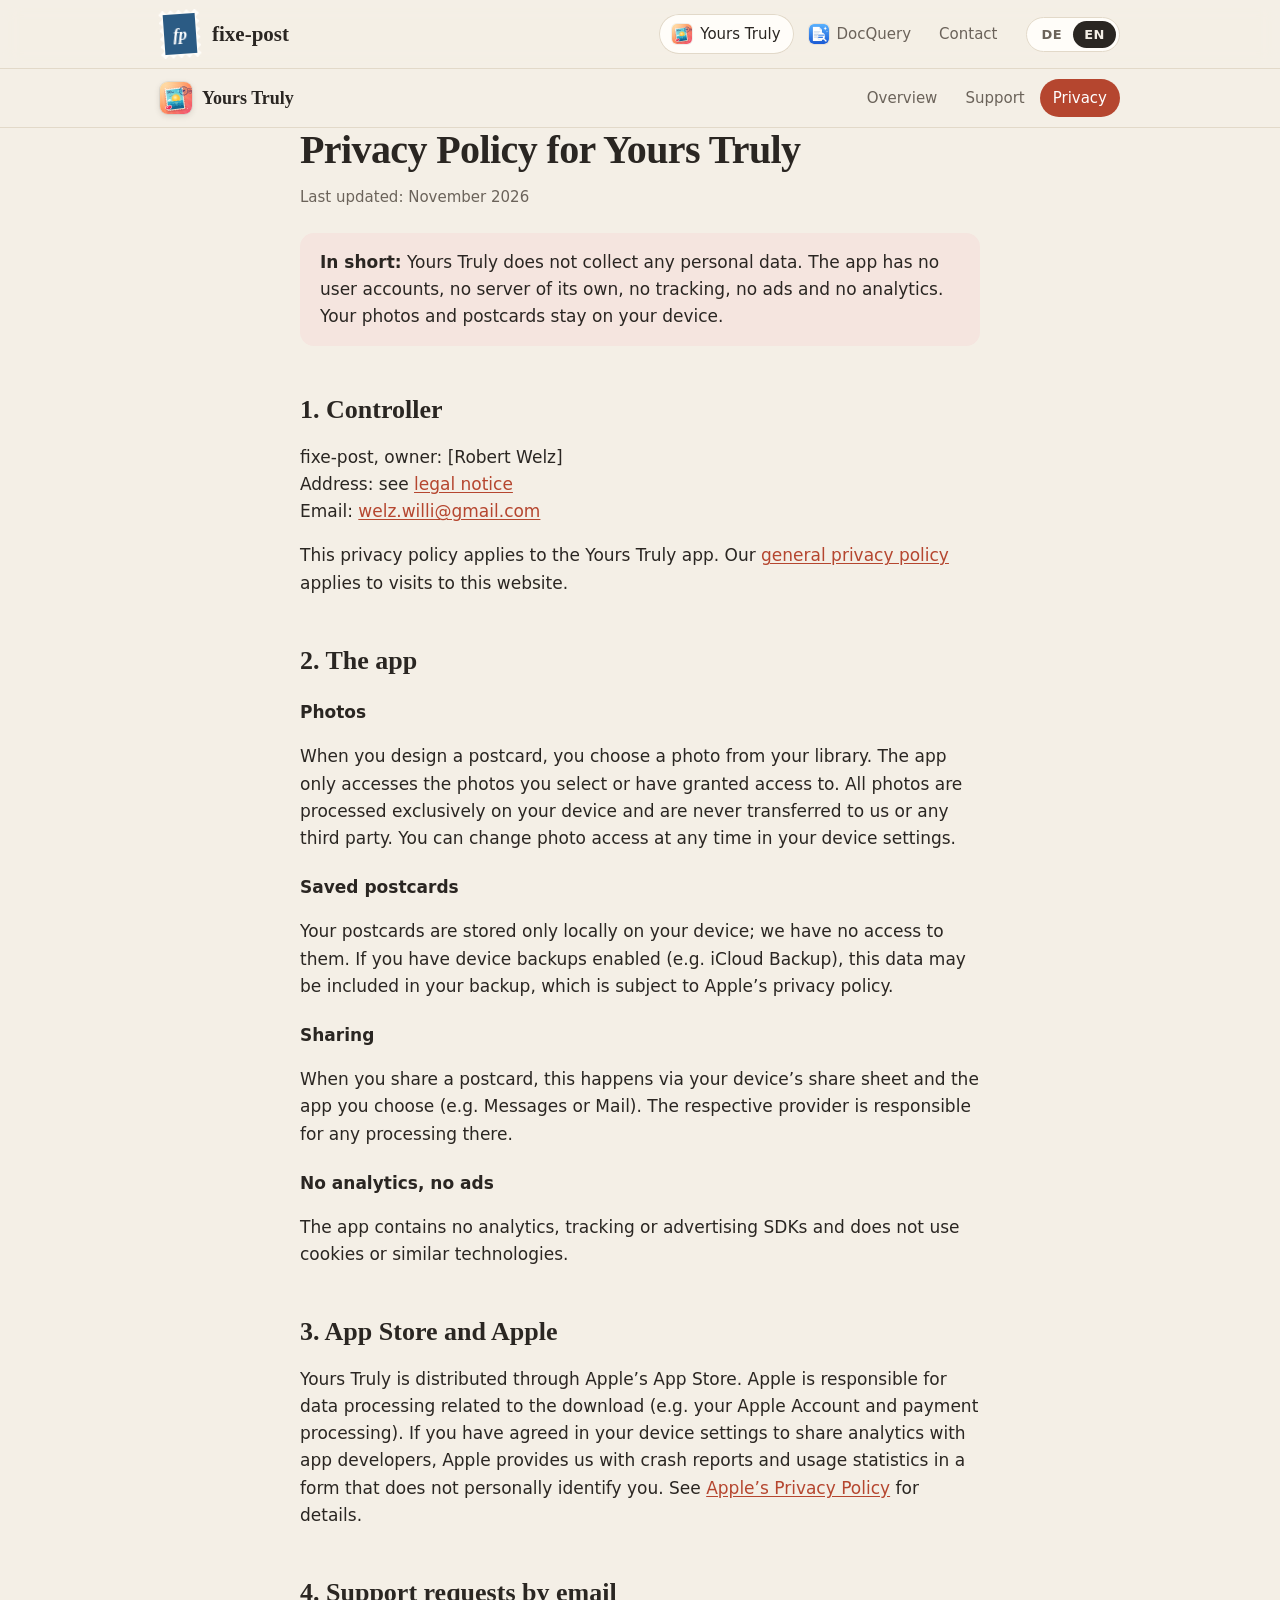
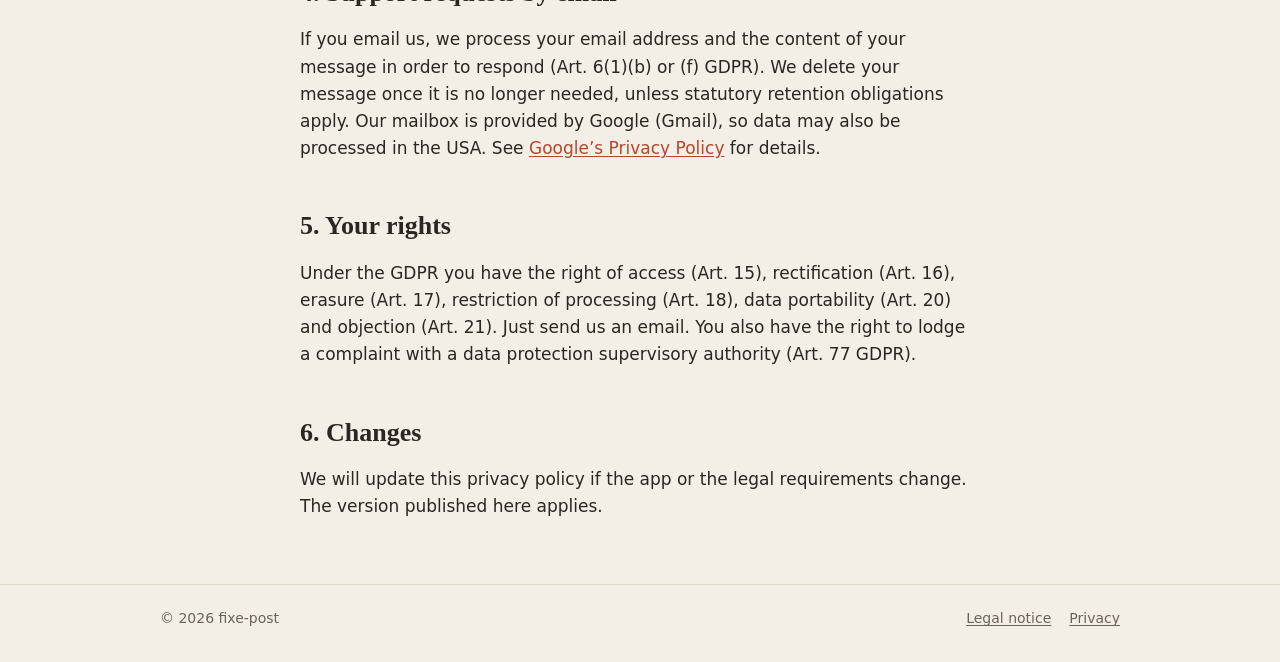
<file: yours-truly/datenschutz.html>
<!doctype html>
<!-- Platzhalter in eckigen Klammern (gelb markiert) vor dem Veröffentlichen ersetzen. -->
<html lang="de" data-lang="de" data-title-de="Datenschutz – Yours Truly" data-title-en="Privacy Policy – Yours Truly">
<head>
<meta charset="utf-8">
<meta name="viewport" content="width=device-width, initial-scale=1">
<title>Datenschutz – Yours Truly</title>
<meta name="description" content="Datenschutzerklärung der App Yours Truly.">
<link rel="icon" href="icon-128.png" type="image/png">
<link rel="apple-touch-icon" href="icon-180.png">
<link rel="stylesheet" href="../assets/site.css">
<script src="../assets/site.js"></script>
</head>
<body data-root=".." data-product="yours-truly" data-page="privacy">
<div id="fp-header"></div><script>FP.header();</script>

<main class="wrap narrow">
  <div lang="de">
    <h1>Datenschutzerklärung für Yours Truly</h1>
    <p class="updated">Stand: November 2026</p>
    <div class="note"><p><strong>Kurz gesagt:</strong> Yours Truly sammelt keine personenbezogenen Daten. Die App hat keine Benutzerkonten, keinen eigenen Server, kein Tracking, keine Werbung und keine Analyse-Tools. Deine Fotos und Postkarten bleiben auf deinem Gerät.</p></div>

    <h2>1. Verantwortlicher</h2>
    <p>fixe-post, Inhaber: [Robert Welz]<br>
      Anschrift: siehe <a href="../impressum.html" data-href="../impressum.html">Impressum</a><br>
      E-Mail: <a href="mailto:welz.willi@gmail.com">welz.willi@gmail.com</a></p>
    <p>Diese Datenschutzerklärung gilt für die App Yours Truly. Für den Besuch dieser Website gilt unsere <a href="../datenschutz.html" data-href="../datenschutz.html">allgemeine Datenschutzerklärung</a>.</p>

    <h2>2. Die App</h2>
    <h3>Fotos</h3>
    <p>Wenn du eine Postkarte gestaltest, wählst du ein Foto aus deiner Mediathek aus. Die App greift nur auf die Fotos zu, die du auswählst bzw. für die du den Zugriff erlaubt hast. Alle Fotos werden ausschließlich lokal auf deinem Gerät verarbeitet und weder an uns noch an Dritte übertragen. Den Zugriff kannst du jederzeit in den Einstellungen deines Geräts ändern.</p>
    <h3>Gespeicherte Postkarten</h3>
    <p>Deine Postkarten werden nur lokal auf deinem Gerät gespeichert; wir haben darauf keinen Zugriff. Wenn du Geräte-Backups (z.&nbsp;B. iCloud-Backup) aktiviert hast, können diese Daten Teil deines Backups sein. Dafür gelten die Datenschutzbestimmungen von Apple.</p>
    <h3>Teilen</h3>
    <p>Wenn du eine Postkarte teilst, geschieht das über das Teilen-Menü deines Geräts und die App, die du dafür auswählst (z.&nbsp;B. Nachrichten oder Mail). Für die Verarbeitung dort ist der jeweilige Anbieter verantwortlich.</p>
    <h3>Keine Analyse, keine Werbung</h3>
    <p>Die App enthält keine Analyse-, Tracking- oder Werbe-SDKs und verwendet keine Cookies oder vergleichbaren Technologien.</p>

    <h2>3. App Store und Apple</h2>
    <p>Yours Truly wird über den App Store von Apple vertrieben. Für die Datenverarbeitung im Zusammenhang mit dem Download (z.&nbsp;B. deinen Apple Account und die Zahlungsabwicklung) ist Apple verantwortlich. Wenn du in deinen Geräteeinstellungen zugestimmt hast, Analysedaten mit App-Entwicklern zu teilen, stellt Apple uns Absturzberichte und Nutzungsstatistiken in einer Form bereit, die dich nicht persönlich identifiziert. Mehr dazu in der <a href="https://www.apple.com/de/legal/privacy/" rel="noopener">Datenschutzrichtlinie von Apple</a>.</p>

    <h2>4. Support-Anfragen per E-Mail</h2>
    <p>Wenn du uns eine E-Mail schreibst, verarbeiten wir deine E-Mail-Adresse und den Inhalt deiner Nachricht, um deine Anfrage zu beantworten (Art.&nbsp;6 Abs.&nbsp;1 lit.&nbsp;b bzw. f DSGVO). Wir löschen deine Nachricht, sobald sie nicht mehr benötigt wird, sofern keine gesetzlichen Aufbewahrungspflichten bestehen. Unser E-Mail-Postfach wird von Google (Gmail) bereitgestellt; dabei können Daten auch in den USA verarbeitet werden. Mehr dazu in der <a href="https://policies.google.com/privacy?hl=de" rel="noopener">Datenschutzerklärung von Google</a>.</p>

    <h2>5. Deine Rechte</h2>
    <p>Du hast nach der DSGVO das Recht auf Auskunft (Art.&nbsp;15), Berichtigung (Art.&nbsp;16), Löschung (Art.&nbsp;17), Einschränkung der Verarbeitung (Art.&nbsp;18), Datenübertragbarkeit (Art.&nbsp;20) und Widerspruch (Art.&nbsp;21). Schreib uns dazu einfach eine E-Mail. Außerdem kannst du dich bei einer Datenschutz-Aufsichtsbehörde beschweren (Art.&nbsp;77 DSGVO).</p>

    <h2>6. Änderungen</h2>
    <p>Wir passen diese Datenschutzerklärung an, wenn sich die App oder die rechtlichen Anforderungen ändern. Es gilt die jeweils hier veröffentlichte Fassung.</p>
  </div>

  <div lang="en">
    <h1>Privacy Policy for Yours Truly</h1>
    <p class="updated">Last updated: November 2026</p>
    <div class="note"><p><strong>In short:</strong> Yours Truly does not collect any personal data. The app has no user accounts, no server of its own, no tracking, no ads and no analytics. Your photos and postcards stay on your device.</p></div>

    <h2>1. Controller</h2>
    <p>fixe-post, owner: [Robert Welz]<br>
      Address: see <a href="../impressum.html" data-href="../impressum.html">legal notice</a><br>
      Email: <a href="mailto:welz.willi@gmail.com">welz.willi@gmail.com</a></p>
    <p>This privacy policy applies to the Yours Truly app. Our <a href="../datenschutz.html" data-href="../datenschutz.html">general privacy policy</a> applies to visits to this website.</p>

    <h2>2. The app</h2>
    <h3>Photos</h3>
    <p>When you design a postcard, you choose a photo from your library. The app only accesses the photos you select or have granted access to. All photos are processed exclusively on your device and are never transferred to us or any third party. You can change photo access at any time in your device settings.</p>
    <h3>Saved postcards</h3>
    <p>Your postcards are stored only locally on your device; we have no access to them. If you have device backups enabled (e.g. iCloud Backup), this data may be included in your backup, which is subject to Apple’s privacy policy.</p>
    <h3>Sharing</h3>
    <p>When you share a postcard, this happens via your device’s share sheet and the app you choose (e.g. Messages or Mail). The respective provider is responsible for any processing there.</p>
    <h3>No analytics, no ads</h3>
    <p>The app contains no analytics, tracking or advertising SDKs and does not use cookies or similar technologies.</p>

    <h2>3. App Store and Apple</h2>
    <p>Yours Truly is distributed through Apple’s App Store. Apple is responsible for data processing related to the download (e.g. your Apple Account and payment processing). If you have agreed in your device settings to share analytics with app developers, Apple provides us with crash reports and usage statistics in a form that does not personally identify you. See <a href="https://www.apple.com/legal/privacy/" rel="noopener">Apple’s Privacy Policy</a> for details.</p>

    <h2>4. Support requests by email</h2>
    <p>If you email us, we process your email address and the content of your message in order to respond (Art.&nbsp;6(1)(b) or (f) GDPR). We delete your message once it is no longer needed, unless statutory retention obligations apply. Our mailbox is provided by Google (Gmail), so data may also be processed in the USA. See <a href="https://policies.google.com/privacy?hl=en" rel="noopener">Google’s Privacy Policy</a> for details.</p>

    <h2>5. Your rights</h2>
    <p>Under the GDPR you have the right of access (Art.&nbsp;15), rectification (Art.&nbsp;16), erasure (Art.&nbsp;17), restriction of processing (Art.&nbsp;18), data portability (Art.&nbsp;20) and objection (Art.&nbsp;21). Just send us an email. You also have the right to lodge a complaint with a data protection supervisory authority (Art.&nbsp;77 GDPR).</p>

    <h2>6. Changes</h2>
    <p>We will update this privacy policy if the app or the legal requirements change. The version published here applies.</p>
  </div>
</main>

<div id="fp-footer"></div>
<script>FP.render();</script>
</body>
</html>
</file>
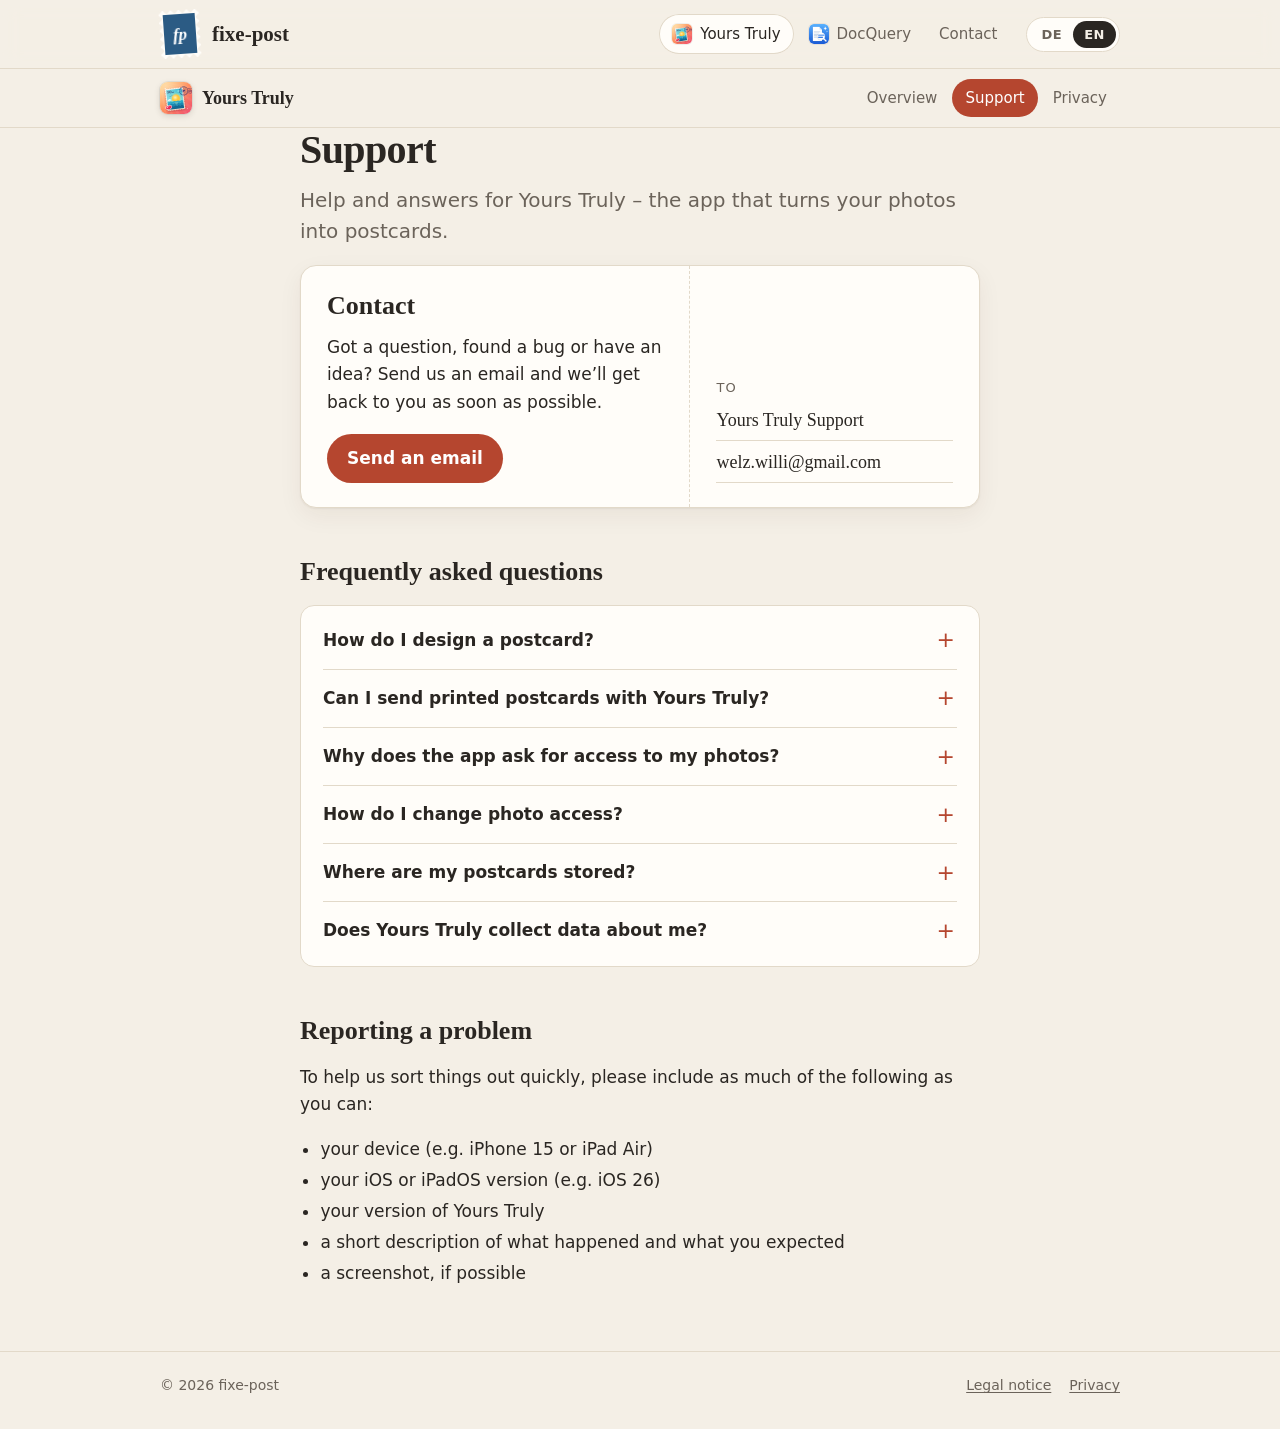
<file: yours-truly/support.html>
<!doctype html>
<html lang="de" data-lang="de" data-title-de="Support – Yours Truly" data-title-en="Support – Yours Truly">
<head>
<meta charset="utf-8">
<meta name="viewport" content="width=device-width, initial-scale=1">
<title>Support – Yours Truly</title>
<meta name="description" content="Support, FAQ und Kontakt für die App Yours Truly.">
<link rel="icon" href="icon-128.png" type="image/png">
<link rel="apple-touch-icon" href="icon-180.png">
<link rel="stylesheet" href="../assets/site.css">
<script src="../assets/site.js"></script>
</head>
<body data-root=".." data-product="yours-truly" data-page="support">
<div id="fp-header"></div><script>FP.header();</script>

<main class="wrap narrow">
  <div lang="de">
    <h1>Support</h1>
    <p class="lead">Hilfe und Antworten rund um Yours Truly – die App, mit der du aus deinen Fotos Postkarten gestaltest.</p>
  </div>
  <div lang="en">
    <h1>Support</h1>
    <p class="lead">Help and answers for Yours Truly – the app that turns your photos into postcards.</p>
  </div>

  <section class="postcard" aria-label="Kontakt / Contact">
    <div class="pc-msg">
      <div lang="de">
        <h2>Kontakt</h2>
        <p>Du hast eine Frage, ein Problem oder eine Idee? Schreib uns eine E-Mail – wir melden uns so schnell wie möglich.</p>
        <a class="btn" href="mailto:welz.willi@gmail.com?subject=Yours%20Truly%20Support">E-Mail schreiben</a>
      </div>
      <div lang="en">
        <h2>Contact</h2>
        <p>Got a question, found a bug or have an idea? Send us an email and we’ll get back to you as soon as possible.</p>
        <a class="btn" href="mailto:welz.willi@gmail.com?subject=Yours%20Truly%20Support">Send an email</a>
      </div>
    </div>
    <div class="pc-addr">
      <span class="pc-label"><span lang="de">An</span><span lang="en">To</span></span>
      <span class="pc-line">Yours Truly Support</span>
      <a class="pc-line" href="mailto:welz.willi@gmail.com?subject=Yours%20Truly%20Support">welz.willi@gmail.com</a>
    </div>
  </section>

  <div lang="de">
    <h2>Häufige Fragen</h2>
    <div class="card">
      <details class="faq">
        <summary>Wie gestalte ich eine Postkarte?</summary>
        <p>Wähle ein Foto aus und gestalte deine Karte mit Text, Stickern und einer Briefmarke. Wenn du fertig bist, kannst du die Postkarte direkt aus der App teilen.</p>
      </details>
      <details class="faq">
        <summary>Kann ich mit Yours Truly echte Postkarten verschicken?</summary>
        <p>Nein. Yours Truly ist rein digital – deine Postkarten verschickst du als Bild, zum Beispiel über Nachrichten, Mail oder einen Messenger.</p>
      </details>
      <details class="faq">
        <summary>Warum möchte die App auf meine Fotos zugreifen?</summary>
        <p>Damit du ein Foto für deine Postkarte auswählen kannst. Die App verwendet nur die Fotos, die du selbst auswählst, und verarbeitet sie ausschließlich auf deinem Gerät. Es wird nichts hochgeladen.</p>
      </details>
      <details class="faq">
        <summary>Wie ändere ich den Fotozugriff?</summary>
        <p>Öffne <strong>Einstellungen › Yours Truly › Fotos</strong> und wähle dort die gewünschte Option.</p>
      </details>
      <details class="faq">
        <summary>Wo werden meine Postkarten gespeichert?</summary>
        <p>Nur lokal auf deinem Gerät – es gibt kein Konto und keinen Server. Wenn du die App löschst, werden auch die darin gespeicherten Postkarten gelöscht. Teile oder sichere Karten, die du behalten möchtest, also vorher.</p>
      </details>
      <details class="faq">
        <summary>Sammelt Yours Truly Daten über mich?</summary>
        <p>Nein. Es gibt kein Tracking, keine Werbung und keine Analyse-Tools. Details findest du in der <a href="datenschutz.html" data-href="datenschutz.html">Datenschutzerklärung</a>.</p>
      </details>
    </div>

    <h2>Fehler melden</h2>
    <p>Damit wir dir schnell helfen können, schick uns bitte möglichst diese Angaben mit:</p>
    <ul>
      <li>dein Gerät (z.&nbsp;B. iPhone 15 oder iPad Air)</li>
      <li>die Version von iOS bzw. iPadOS (z.&nbsp;B. iOS 26)</li>
      <li>die Version von Yours Truly</li>
      <li>eine kurze Beschreibung, was passiert ist und was du erwartet hast</li>
      <li>wenn möglich einen Screenshot</li>
    </ul>
  </div>

  <div lang="en">
    <h2>Frequently asked questions</h2>
    <div class="card">
      <details class="faq">
        <summary>How do I design a postcard?</summary>
        <p>Pick a photo, then decorate your card with text, stickers and a stamp. When you’re done, share the postcard straight from the app.</p>
      </details>
      <details class="faq">
        <summary>Can I send printed postcards with Yours Truly?</summary>
        <p>No. Yours Truly is digital only – you send your postcards as images, for example via Messages, Mail or any messaging app.</p>
      </details>
      <details class="faq">
        <summary>Why does the app ask for access to my photos?</summary>
        <p>So you can choose a photo for your postcard. The app only uses the photos you pick and processes them entirely on your device. Nothing is uploaded.</p>
      </details>
      <details class="faq">
        <summary>How do I change photo access?</summary>
        <p>Open <strong>Settings › Yours Truly › Photos</strong> and choose the option you want.</p>
      </details>
      <details class="faq">
        <summary>Where are my postcards stored?</summary>
        <p>Only locally on your device – there’s no account and no server. If you delete the app, the postcards stored in it are deleted too, so share or save any cards you’d like to keep beforehand.</p>
      </details>
      <details class="faq">
        <summary>Does Yours Truly collect data about me?</summary>
        <p>No. There’s no tracking, no advertising and no analytics. See the <a href="datenschutz.html" data-href="datenschutz.html">privacy policy</a> for details.</p>
      </details>
    </div>

    <h2>Reporting a problem</h2>
    <p>To help us sort things out quickly, please include as much of the following as you can:</p>
    <ul>
      <li>your device (e.g. iPhone 15 or iPad Air)</li>
      <li>your iOS or iPadOS version (e.g. iOS 26)</li>
      <li>your version of Yours Truly</li>
      <li>a short description of what happened and what you expected</li>
      <li>a screenshot, if possible</li>
    </ul>
  </div>
</main>

<div id="fp-footer"></div>
<script>FP.render();</script>
</body>
</html>
</file>
<file: assets/site.css>
/* fixe-post – Styles */

:root {
  --bg: #f4efe6; --card: #fffdf9; --ink: #2a2622; --muted: #6b635a; --line: #e2d9c9;
  --brand: #2b5b84; --brand-ink: #ffffff;
  --accent: var(--brand); --accent-ink: #ffffff;
  --ph-bg: #fff0a3; --ph-ink: #574300;
  --shadow: 0 1px 2px rgba(60, 40, 20, .06), 0 8px 24px rgba(60, 40, 20, .06);
  --serif: ui-serif, "New York", Georgia, "Times New Roman", serif;
  --sans: -apple-system, BlinkMacSystemFont, "Segoe UI", system-ui, Roboto, "Helvetica Neue", Arial, sans-serif;
  --wide: 1000px; --narrow: 720px;
  color-scheme: light dark;
}
@media (prefers-color-scheme: dark) {
  :root {
    --bg: #1b1916; --card: #25221e; --ink: #ede6da; --muted: #a69d90; --line: #3a342d;
    --brand: #86b4dd; --brand-ink: #14202b; --accent-ink: #1b1916;
    --ph-bg: #5c4b00; --ph-ink: #fff3b3;
    --shadow: 0 1px 2px rgba(0, 0, 0, .3);
  }
}
/* Produktfarbe (wird von site.js gesetzt) */
.tint { --accent: var(--accent-l); }
@media (prefers-color-scheme: dark) { .tint { --accent: var(--accent-d); } }
:root, .tint { --accent-soft: color-mix(in srgb, var(--accent) 13%, var(--card)); }

/* Sprachumschaltung */
html[data-lang="de"] [lang="en"], html[data-lang="en"] [lang="de"] { display: none !important; }

/* Grundlagen */
* { box-sizing: border-box; }
html { -webkit-text-size-adjust: 100%; }
body { margin: 0; background: var(--bg); color: var(--ink); font: 17px/1.6 var(--sans); }
a { color: var(--accent); text-underline-offset: 2px; }
a:focus-visible, button:focus-visible, summary:focus-visible { outline: 2px solid var(--accent); outline-offset: 3px; border-radius: 6px; }
.wrap { max-width: var(--wide); margin: 0 auto; padding: 0 20px; }
.narrow { max-width: var(--narrow); }
main { padding: 44px 20px 24px; }
[id] { scroll-margin-top: 96px; }

h1 { font: 600 40px/1.12 var(--serif); margin: 0 0 12px; letter-spacing: -.015em; }
h2 { font: 600 26px/1.25 var(--serif); margin: 48px 0 12px; }
h3 { font-size: 17px; margin: 22px 0 4px; }
.lead { font-size: 20px; line-height: 1.55; color: var(--muted); margin: 0 0 8px; }
.eyebrow { font-size: 13px; font-weight: 600; letter-spacing: .1em; text-transform: uppercase; color: var(--accent); margin: 0 0 10px; }
ul { padding-left: 1.2em; }
li { margin: 4px 0; }

/* Briefmarke */
.stamp {
  --perf: var(--bg);
  display: inline-block; flex: none; width: 56px; height: 64px; padding: 5px; transform: rotate(-4deg);
  background: radial-gradient(circle, var(--perf) 2.6px, transparent 3px) -4px -4px / 8px 8px, var(--card);
}
.stamp-inner {
  display: grid; place-items: center; width: 100%; height: 100%;
  background: var(--accent); color: var(--accent-ink); font: italic 600 23px/1 var(--serif);
}
.stamp--sm { width: 40px; height: 48px; padding: 4px; }
.stamp--sm .stamp-inner { font-size: 17px; }
.stamp--xs { width: 32px; height: 40px; padding: 4px; transform: rotate(-3deg); }
.stamp--xs .stamp-inner { font-size: 13px; }
.stamp--lg { width: 96px; height: 112px; padding: 7px; transform: rotate(-6deg); }
.stamp--lg .stamp-inner { font-size: 40px; }

/* Kopfzeile */
.fp-header {
  position: sticky; top: 0; z-index: 10; border-bottom: 1px solid var(--line);
  background: color-mix(in srgb, var(--bg) 90%, transparent);
  -webkit-backdrop-filter: saturate(1.4) blur(10px); backdrop-filter: saturate(1.4) blur(10px);
}
.fp-bar { display: flex; align-items: center; flex-wrap: wrap; gap: 10px; min-height: 68px; }
.fp-brand { display: flex; align-items: center; gap: 12px; margin-right: auto; color: inherit; text-decoration: none; }
.fp-brand .stamp-inner { background: var(--brand); color: var(--brand-ink); }
.fp-brand-name { font: 600 21px/1 var(--serif); }
.fp-nav { display: flex; align-items: center; gap: 2px; }
.fp-nav-link, .fp-dd > summary {
  display: inline-flex; align-items: center; gap: 8px; padding: 8px 13px; border-radius: 999px;
  color: var(--muted); text-decoration: none; font-size: 15px; cursor: pointer; list-style: none;
}
.fp-nav-link:hover, .fp-dd > summary:hover { color: var(--ink); background: var(--card); }
.fp-nav-link[aria-current="page"], .fp-dd > summary.is-current { color: var(--ink); background: var(--card); box-shadow: inset 0 0 0 1px var(--line); }
.dot { width: 9px; height: 9px; border-radius: 2px; background: var(--accent); flex: none; }

.fp-dd { position: relative; }
.fp-dd > summary::-webkit-details-marker { display: none; }
.fp-dd > summary::after {
  content: ""; width: 6px; height: 6px; margin: -3px 0 0 2px;
  border-right: 1.5px solid currentColor; border-bottom: 1.5px solid currentColor; transform: rotate(45deg);
}
.fp-dd-panel {
  position: absolute; top: calc(100% + 8px); left: 0; z-index: 20; min-width: 260px; padding: 6px;
  display: grid; background: var(--card); border: 1px solid var(--line); border-radius: 12px;
  box-shadow: 0 16px 40px rgba(0, 0, 0, .14);
}
.fp-dd-panel a { display: flex; align-items: flex-start; gap: 10px; padding: 9px 10px; border-radius: 8px; color: var(--ink); text-decoration: none; }
.fp-dd-panel a .dot { margin-top: 8px; }
.fp-dd-panel a:hover, .fp-dd-panel a[aria-current="page"] { background: var(--bg); }
.fp-dd-panel small { display: block; color: var(--muted); font-size: 13px; line-height: 1.4; }

.lang-switch { display: inline-flex; border: 1px solid var(--line); border-radius: 999px; padding: 3px; background: var(--card); margin-left: 6px; }
.lang-switch button {
  font: 600 13px/1 var(--sans); letter-spacing: .04em; color: var(--muted);
  background: none; border: 0; border-radius: 999px; padding: 7px 11px; cursor: pointer;
}
.lang-switch button[aria-pressed="true"] { background: var(--ink); color: var(--bg); }

.fp-menu-btn {
  display: none; font: 600 14px/1 var(--sans); color: var(--ink); cursor: pointer;
  background: var(--card); border: 1px solid var(--line); border-radius: 999px; padding: 10px 14px;
}

@media (max-width: 760px) {
  .fp-menu-btn { display: inline-flex; }
  .fp-nav { display: none; order: 10; flex-basis: 100%; flex-direction: column; align-items: stretch; padding: 2px 0 14px; }
  .fp-header.is-open .fp-nav { display: flex; }
  .fp-nav-link, .fp-dd > summary { border-radius: 10px; padding: 12px; font-size: 16px; }
  .fp-dd-panel { position: static; min-width: 0; padding: 0 0 0 12px; border: 0; box-shadow: none; background: transparent; }
  .lang-switch { margin-left: 0; }
}

/* Produkt-Unternavigation */
.fp-product-bar { border-bottom: 1px solid var(--line); }
.fp-product-bar .wrap { display: flex; align-items: center; flex-wrap: wrap; gap: 8px 16px; min-height: 58px; padding-top: 6px; padding-bottom: 6px; }
.fp-product-id { display: flex; align-items: center; gap: 10px; margin-right: auto; font: 600 18px/1 var(--serif); color: var(--ink); text-decoration: none; }
.fp-tabs { display: flex; gap: 2px; overflow-x: auto; }
.fp-tabs a { padding: 7px 13px; border-radius: 999px; color: var(--muted); text-decoration: none; font-size: 15px; white-space: nowrap; }
.fp-tabs a:hover { color: var(--ink); }
.fp-tabs a[aria-current="page"] { color: var(--accent-ink); background: var(--accent); }

/* Bausteine */
.card { background: var(--card); border: 1px solid var(--line); border-radius: 14px; padding: 6px 22px; margin: 16px 0; }
.card .stamp { --perf: var(--card); }
.note { background: var(--accent-soft); border-radius: 14px; padding: 16px 20px; margin: 24px 0; }
.note p { margin: 0; }
.btn {
  display: inline-block; background: var(--accent); color: var(--accent-ink); text-decoration: none;
  font-weight: 600; padding: 11px 20px; border-radius: 999px;
}
.btn:hover { filter: brightness(1.07); }
.btn-ghost { display: inline-block; font-weight: 600; text-decoration: none; padding: 11px 4px; }
.pill {
  display: inline-block; font-size: 14px; font-weight: 600; padding: 7px 14px; border-radius: 999px;
  color: var(--accent); background: var(--accent-soft); border: 1px solid color-mix(in srgb, var(--accent) 30%, transparent);
}
.platforms { color: var(--muted); font-size: 15px; }
.ph { background: var(--ph-bg); color: var(--ph-ink); padding: 1px 5px; border-radius: 4px; }
.updated { color: var(--muted); font-size: 15px; margin: 0; }
.address { font-style: normal; line-height: 1.75; }

/* Startseite */
.hero { display: grid; grid-template-columns: 1fr auto; align-items: center; gap: 40px; padding: 24px 0 8px; }
.hero h1 { font-size: 52px; max-width: 14ch; }
.hero .lead { max-width: 36em; }
.hero-art { position: relative; width: 210px; height: 190px; }
.hero-art .stamp { position: absolute; }
.hero-art .s1 { left: 10px; top: 30px; }
.hero-art .s2 { left: 96px; top: 0; transform: rotate(7deg); }
.hero-art .s2 .stamp-inner { background: var(--brand); color: var(--brand-ink); }
.hero-art .s1 .stamp-inner { background: color-mix(in srgb, var(--brand) 22%, var(--card)); color: var(--brand); }

.fp-products { display: grid; grid-template-columns: repeat(auto-fit, minmax(min(100%, 440px), 1fr)); gap: 16px; margin-top: 18px; }
.fp-product-card {
  display: flex; align-items: flex-start; gap: 20px; padding: 22px; color: var(--ink); text-decoration: none;
  background: var(--card); border: 1px solid var(--line); border-radius: 16px; box-shadow: var(--shadow);
  transition: transform .15s ease, border-color .15s ease;
}
.fp-product-card .stamp { --perf: var(--card); margin-top: 4px; }
.fp-product-card:hover { transform: translateY(-2px); border-color: color-mix(in srgb, var(--accent) 45%, var(--line)); }
.fp-pc-body { display: flex; flex-direction: column; gap: 2px; flex: 1; min-width: 0; }
.fp-pc-name { font: 600 22px/1.2 var(--serif); }
.fp-pc-tag { color: var(--accent); font-weight: 600; font-size: 15px; }
.fp-pc-desc { margin-top: 6px; }
.fp-pc-meta { margin-top: 10px; font-size: 14px; color: var(--muted); }
.fp-pc-arrow { align-self: center; font-size: 22px; color: var(--accent); transition: transform .15s ease; }
.fp-product-card:hover .fp-pc-arrow { transform: translateX(3px); }

/* Kontakt-Postkarte */
.postcard {
  display: grid; grid-template-columns: 1.35fr 1fr; margin: 18px 0 8px;
  background: var(--card); border: 1px solid var(--line); border-radius: 16px; overflow: hidden; box-shadow: var(--shadow);
}
.pc-msg { padding: 24px 26px; border-right: 1px dashed var(--line); }
.pc-msg h2 { margin-top: 0; }
.pc-msg p { margin: 0 0 18px; }
.pc-addr { padding: 24px 26px; display: flex; flex-direction: column; justify-content: flex-end; gap: 2px; }
.pc-label { font-size: 13px; color: var(--muted); text-transform: uppercase; letter-spacing: .08em; }
.pc-line { display: block; padding: 7px 0; border-bottom: 1px solid var(--line); overflow-wrap: anywhere; font: 18px/1.4 var(--serif); color: var(--ink); text-decoration: none; }
a.pc-line:hover { color: var(--accent); }
#kontakt.postcard { margin-top: 44px; }

/* Produktseite */
.product-hero { display: grid; grid-template-columns: 1fr 1fr; align-items: center; gap: 48px; padding: 36px 0 8px; }
.product-hero h1 { font-size: 52px; }
.store { display: flex; flex-wrap: wrap; align-items: center; gap: 12px 16px; margin-top: 22px; }

.pc-art {
  position: relative; aspect-ratio: 3 / 2; display: grid; grid-template-columns: 1.1fr 1fr;
  background: var(--card); border: 1px solid var(--line); border-radius: 6px; box-shadow: 0 2px 4px rgba(60,40,20,.06), 0 18px 40px rgba(60,40,20,.12);
  transform: rotate(2deg); padding: 22px;
}
.pc-art-msg { padding-right: 18px; border-right: 1px solid var(--line); display: flex; flex-direction: column; justify-content: center; gap: 12px; font: italic 18px/1.5 var(--serif); color: var(--ink); }
.pc-art-sign { color: var(--accent); }
.pc-art-addr { position: relative; padding-left: 18px; display: flex; flex-direction: column; justify-content: flex-end; }
.pc-art-addr .stamp { position: absolute; right: 0; top: 0; --perf: var(--card); }
.pc-art-postmark { position: absolute; right: 24px; top: 30px; width: 116px; color: var(--muted); opacity: .6; transform: rotate(-12deg); }
.pc-art-line { display: block; border-bottom: 1px solid var(--line); height: 30px; font: italic 17px/30px var(--serif); color: var(--muted); }

.features { display: grid; grid-template-columns: repeat(auto-fit, minmax(210px, 1fr)); gap: 14px; margin-top: 18px; }
.feature { background: var(--card); border: 1px solid var(--line); border-radius: 14px; padding: 20px; }
.feature-num { font: italic 600 15px/1 var(--serif); color: var(--accent); }
.feature h3 { margin: 10px 0 4px; font: 600 19px/1.3 var(--serif); }
.feature p { margin: 0; color: var(--muted); font-size: 16px; }

/* FAQ */
details.faq { border-top: 1px solid var(--line); }
details.faq:first-child { border-top: 0; }
details.faq summary { list-style: none; cursor: pointer; font-weight: 600; padding: 15px 30px 15px 0; position: relative; }
details.faq summary::-webkit-details-marker { display: none; }
details.faq summary::after {
  content: "+"; position: absolute; right: 2px; top: 50%; transform: translateY(-50%);
  font: 400 22px/1 var(--sans); color: var(--accent);
}
details.faq[open] summary::after { content: "\2212"; }
details.faq p { margin: 0 0 16px; }

/* Fußzeile */
.fp-footer { margin-top: 64px; border-top: 1px solid var(--line); font-size: 14px; color: var(--muted); }
.fp-footer .wrap { display: flex; flex-wrap: wrap; justify-content: space-between; gap: 8px 20px; padding-top: 22px; padding-bottom: 32px; }
.fp-footer nav { display: flex; gap: 18px; }
.fp-footer a { color: var(--muted); }
.fp-footer a:hover { color: var(--ink); }

@media (max-width: 760px) {
  main { padding-top: 32px; }
  h1, .hero h1, .product-hero h1 { font-size: 34px; }
  .hero, .product-hero { grid-template-columns: 1fr; gap: 28px; }
  .hero-art { display: none; }
  .pc-art { transform: rotate(1deg); padding: 16px; }
  .pc-art-msg { font-size: 15px; padding-right: 12px; }
  .pc-art-addr { padding-left: 12px; }
  .pc-art-line { height: 26px; font-size: 14px; line-height: 26px; }
  .pc-art-postmark { width: 88px; right: 16px; top: 26px; }
  .product-hero { padding-top: 4px; }
  .postcard { grid-template-columns: 1fr; }
  .pc-msg { border-right: 0; border-bottom: 1px dashed var(--line); }
  .fp-product-card { gap: 16px; padding: 18px; }
  .fp-pc-arrow { display: none; }
}

/* App-Icons (Produkte mit eigenem Icon, siehe „icon“ in site.js) */
.app-icon { display: block; flex: none; object-fit: cover; border-radius: 22.5%; box-shadow: 0 0 0 1px rgba(0, 0, 0, .06), 0 2px 6px rgba(60, 40, 20, .14); }
.app-icon--nav { width: 20px; height: 20px; border-radius: 5px; box-shadow: 0 0 0 1px rgba(0, 0, 0, .06); }
.app-icon--xs { width: 32px; height: 32px; border-radius: 8px; }
.app-icon--md { width: 64px; height: 64px; margin-top: 2px; }
.fp-dd-panel a .app-icon--nav { margin-top: 2px; }

/* Briefmarke auf der Postkarten-Grafik (Produktseite) */
.pc-art-stamp { position: absolute; right: -18px; top: -26px; width: 128px; height: auto; transform: rotate(7deg); filter: drop-shadow(0 3px 5px rgba(60, 40, 20, .2)); }
@media (max-width: 760px) { .pc-art-stamp { width: 92px; right: -10px; top: -18px; } }

/* DocQuery: Mac-Fenster mit Dokument und Chat (Produktseite) */
.dq-art {
  background: var(--card); border: 1px solid var(--line); border-radius: 12px; overflow: hidden;
  box-shadow: 0 2px 4px rgba(60,40,20,.06), 0 18px 40px rgba(60,40,20,.12); transform: rotate(-1.5deg);
}
.dq-art-bar { display: flex; gap: 7px; padding: 11px 14px; border-bottom: 1px solid var(--line); }
.dq-art-bar span { width: 11px; height: 11px; border-radius: 50%; background: var(--line); }
.dq-art-body { display: grid; grid-template-columns: .8fr 1.2fr; gap: 18px; padding: 20px; }
.dq-art-doc {
  position: relative; display: flex; flex-direction: column; gap: 9px; padding: 26px 16px 16px;
  background: var(--bg); border: 1px solid var(--line); border-radius: 4px 16px 4px 4px;
}
.dq-art-doc i { display: block; height: 7px; border-radius: 4px; background: color-mix(in srgb, var(--accent) 22%, var(--line)); }
.dq-art-doc i:nth-child(2n) { width: 82%; }
.dq-art-doc i:nth-child(3n) { width: 64%; }
.dq-art-doc i.hl { background: var(--accent); opacity: .75; }
.dq-art-chat { display: flex; flex-direction: column; justify-content: center; gap: 10px; font-size: 14px; line-height: 1.4; }
.dq-bubble { max-width: 92%; padding: 8px 12px; border-radius: 14px; }
.dq-bubble--me { align-self: flex-end; background: var(--accent); color: var(--accent-ink); border-bottom-right-radius: 4px; }
.dq-bubble--ai { align-self: flex-start; background: var(--accent-soft); border-bottom-left-radius: 4px; }
.dq-bubble--ai strong { display: block; font-size: 12px; color: var(--accent); margin-bottom: 2px; }
@media (max-width: 760px) {
  .dq-art { transform: none; }
  .dq-art-body { gap: 12px; padding: 14px; }
  .dq-art-chat { font-size: 13px; }
}
</file>
